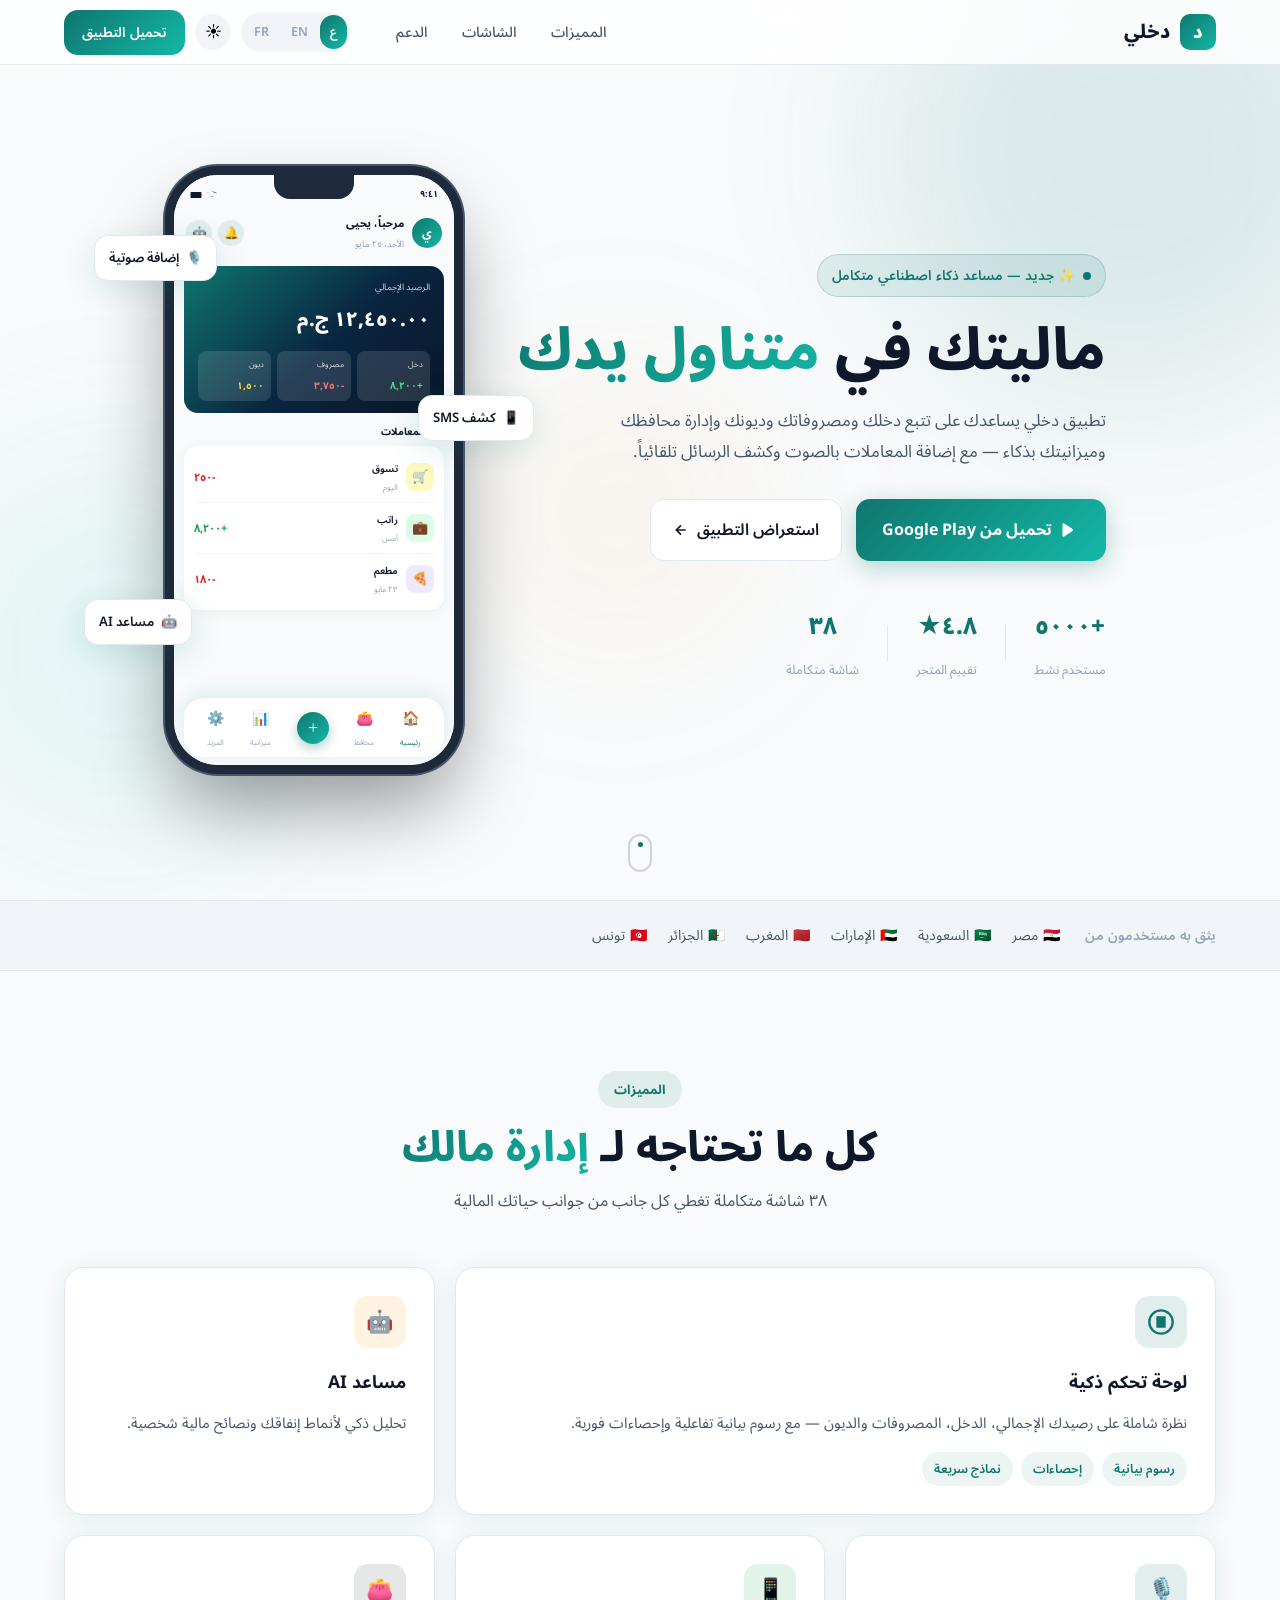
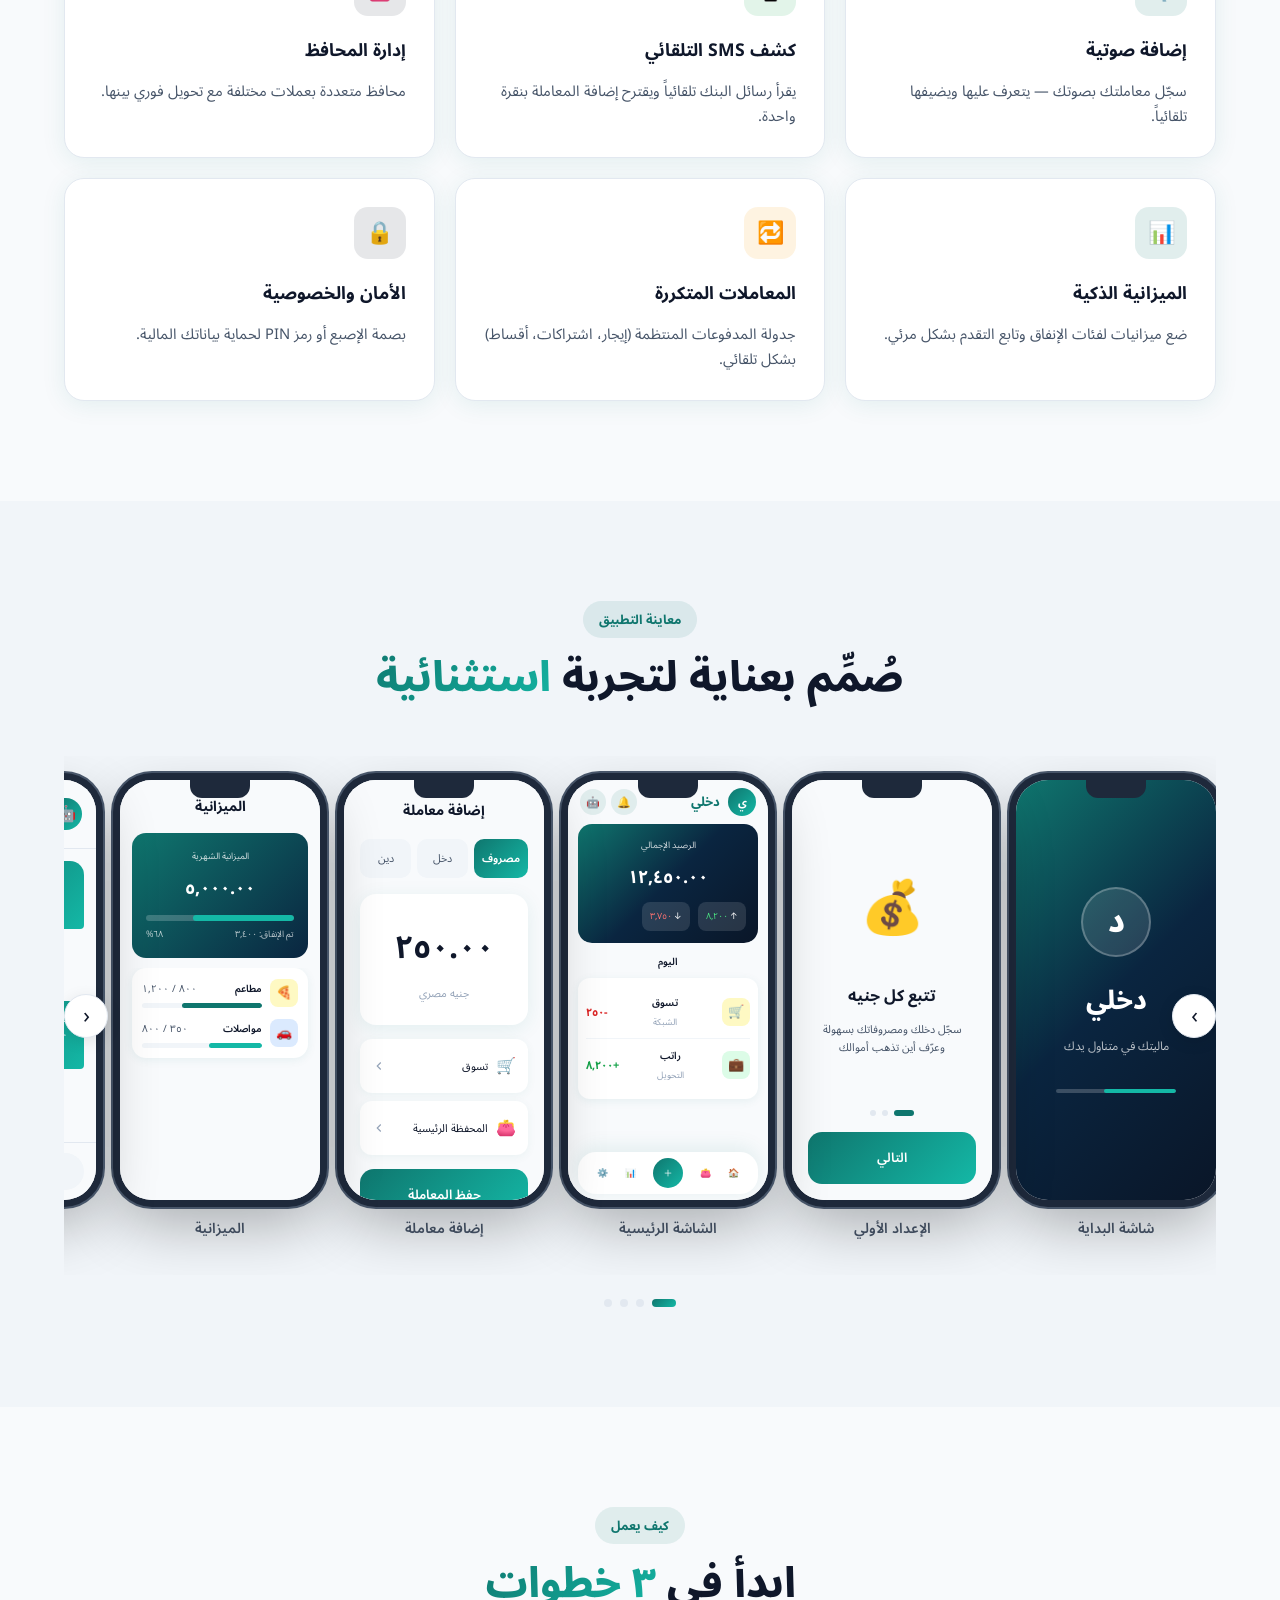
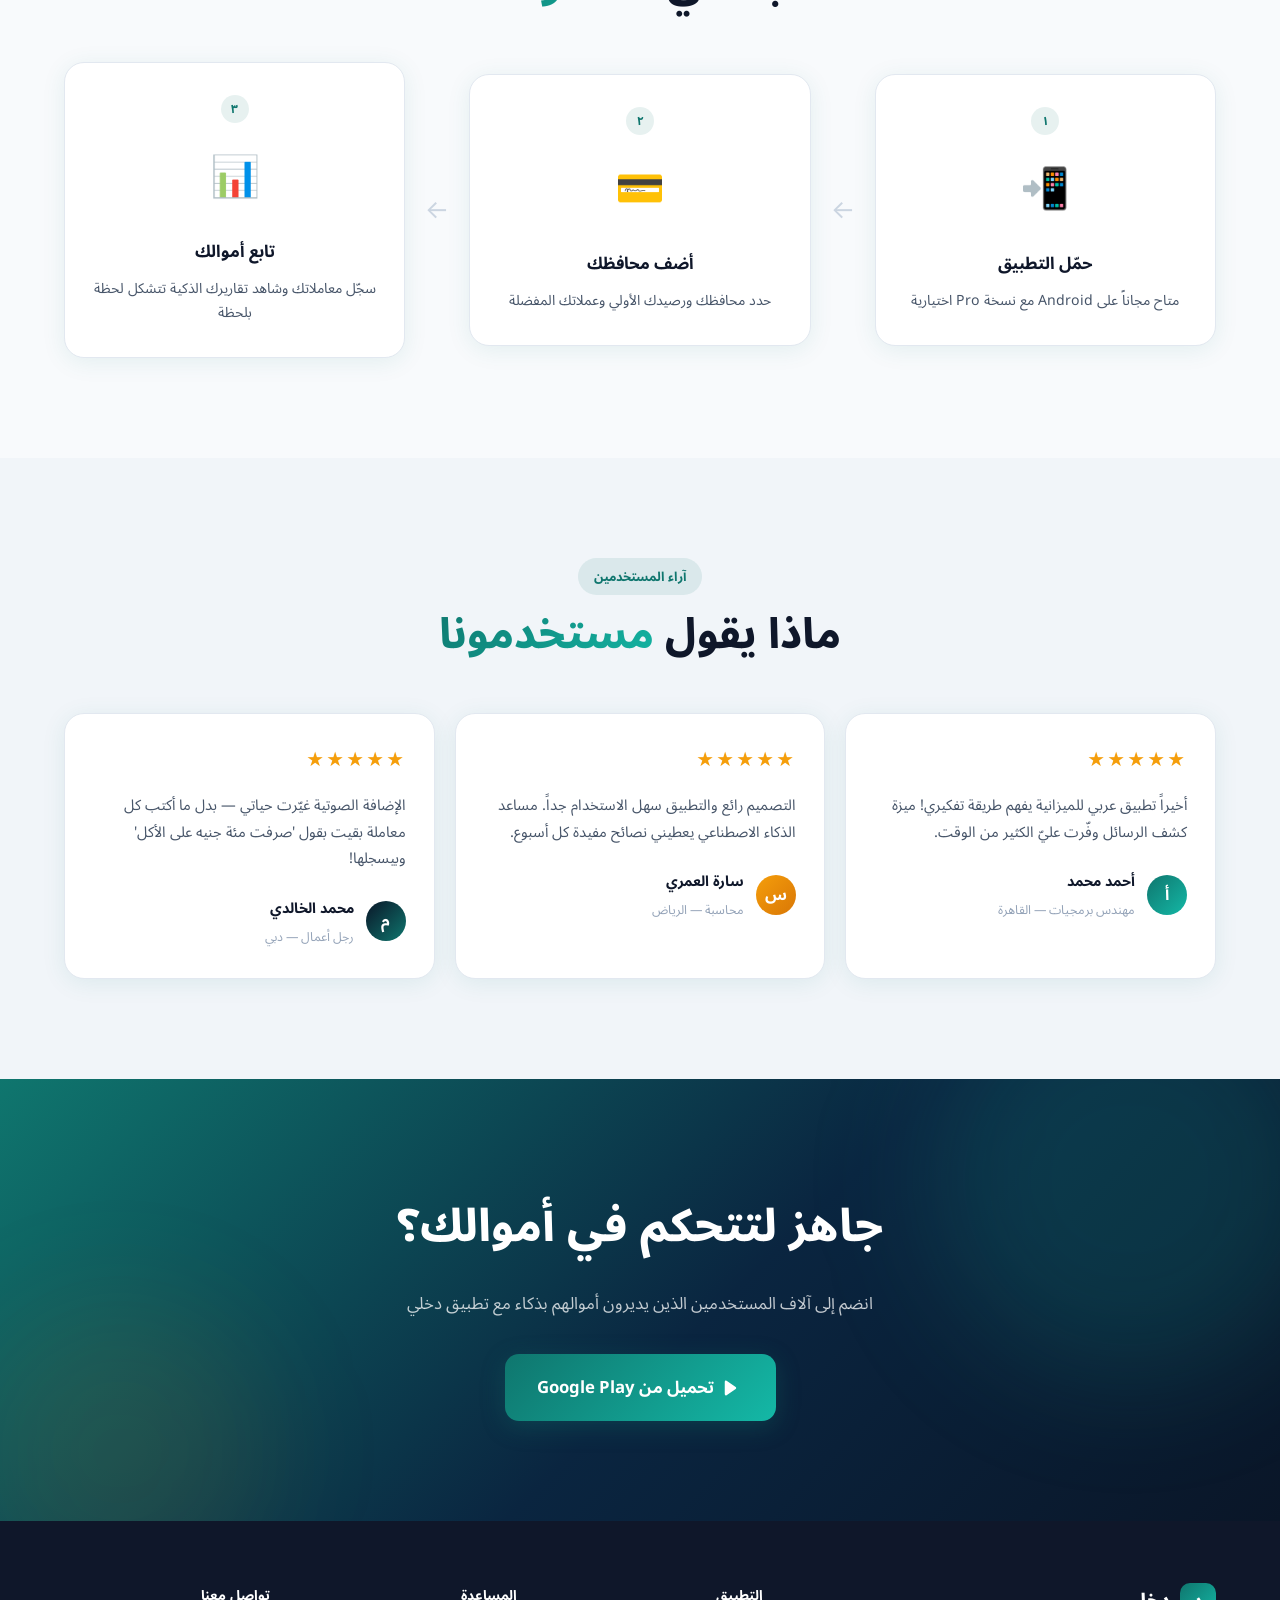
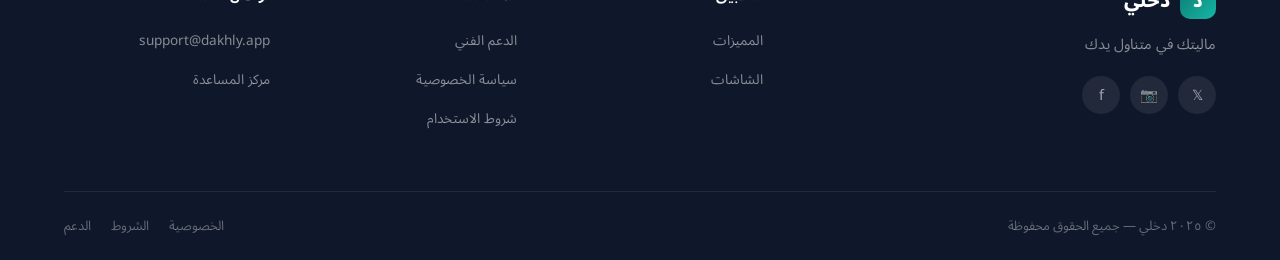
<file: index.html>
<!DOCTYPE html>
<html lang="ar" dir="rtl">
<head>
<meta charset="UTF-8"/>
<meta name="viewport" content="width=device-width, initial-scale=1.0"/>
<title>دخلي — ماليتك في متناول يدك</title>
<meta name="description" content="تطبيق دخلي لإدارة المال الشخصي — تتبع الدخل والمصروفات والديون والمحافظ والميزانية مع مساعد ذكاء اصطناعي"/>
<link rel="preconnect" href="https://fonts.googleapis.com"/>
<link rel="preconnect" href="https://fonts.gstatic.com" crossorigin/>
<link href="https://fonts.googleapis.com/css2?family=Noto+Sans+Arabic:wght@300;400;500;600;700;800&family=Inter:wght@300;400;500;600;700;800&display=swap" rel="stylesheet"/>
<link rel="stylesheet" href="style.css"/>
</head>
<body class="light" data-lang="ar">

<!-- ───── NAVBAR ───── -->
<nav class="navbar" id="navbar">
  <div class="nav-inner">
    <a href="index.html" class="nav-logo">
      <div class="logo-icon">د</div>
      <span class="logo-text" data-ar="دخلي" data-en="Dakhly" data-fr="Dakhly">دخلي</span>
    </a>
    <div class="nav-links">
      <a href="#features" data-ar="المميزات" data-en="Features" data-fr="Fonctionnalités">المميزات</a>
      <a href="#screens" data-ar="الشاشات" data-en="Screens" data-fr="Écrans">الشاشات</a>
      <a href="support.html" data-ar="الدعم" data-en="Support" data-fr="Support">الدعم</a>
    </div>
    <div class="nav-actions">
      <!-- Lang switcher -->
      <div class="lang-switcher">
        <button class="lang-btn active" data-lang-target="ar">ع</button>
        <button class="lang-btn" data-lang-target="en">EN</button>
        <button class="lang-btn" data-lang-target="fr">FR</button>
      </div>
      <!-- Dark/Light toggle -->
      <button class="theme-toggle" id="themeToggle" aria-label="Toggle theme">
        <span class="icon-sun">☀️</span>
        <span class="icon-moon">🌙</span>
      </button>
      <button class="nav-cta" data-ar="تحميل التطبيق" data-en="Download App" data-fr="Télécharger">تحميل التطبيق</button>
      <button class="hamburger" id="hamburger">
        <span></span><span></span><span></span>
      </button>
    </div>
  </div>
  <!-- Mobile menu -->
  <div class="mobile-menu" id="mobileMenu">
    <a href="#features" data-ar="المميزات" data-en="Features" data-fr="Fonctionnalités">المميزات</a>
    <a href="#screens" data-ar="الشاشات" data-en="Screens" data-fr="Écrans">الشاشات</a>
    <a href="#pricing" data-ar="الأسعار" data-en="Pricing" data-fr="Tarifs">الأسعار</a>
    <a href="support.html" data-ar="الدعم" data-en="Support" data-fr="Support">الدعم</a>
  </div>
</nav>

<!-- ───── HERO ───── -->
<section class="hero" id="hero">
  <div class="hero-bg-orb orb1"></div>
  <div class="hero-bg-orb orb2"></div>
  <div class="hero-bg-orb orb3"></div>
  <div class="container">
    <div class="hero-content">
      <div class="hero-badge animate-fade-up">
        <span class="badge-dot"></span>
        <span data-ar="✨ جديد — مساعد ذكاء اصطناعي متكامل" data-en="✨ New — Built-in AI Assistant" data-fr="✨ Nouveau — Assistant IA intégré">✨ جديد — مساعد ذكاء اصطناعي متكامل</span>
      </div>
      <h1 class="hero-title animate-fade-up delay-1">
        <span data-ar="ماليتك في" data-en="Your finances" data-fr="Vos finances">ماليتك في</span>
        <span class="gradient-text" data-ar="متناول يدك" data-en="at your fingertips" data-fr="à portée de main">متناول يدك</span>
      </h1>
      <p class="hero-desc animate-fade-up delay-2" data-ar="تطبيق دخلي يساعدك على تتبع دخلك ومصروفاتك وديونك وإدارة محافظك وميزانيتك بذكاء — مع إضافة المعاملات بالصوت وكشف الرسائل تلقائياً." data-en="Dakhly helps you track income, expenses, and debts, manage wallets and budgets intelligently — with voice transaction entry and automatic SMS detection." data-fr="Dakhly vous aide à suivre revenus, dépenses et dettes, gérer vos portefeuilles et budgets intelligemment — avec saisie vocale et détection SMS automatique.">تطبيق دخلي يساعدك على تتبع دخلك ومصروفاتك وديونك وإدارة محافظك وميزانيتك بذكاء — مع إضافة المعاملات بالصوت وكشف الرسائل تلقائياً.</p>
      <div class="hero-actions animate-fade-up delay-3">
        <a href="#" class="btn-primary">
          <svg width="20" height="20" viewBox="0 0 24 24" fill="currentColor"><path d="M3 18.5v-13A1.5 1.5 0 0 1 5.03 4.1l9.5 6.5a1.5 1.5 0 0 1 0 2.8l-9.5 6.5A1.5 1.5 0 0 1 3 18.5z"/></svg>
          <span data-ar="تحميل من Google Play" data-en="Get on Google Play" data-fr="Google Play">تحميل من Google Play</span>
        </a>
        <a href="#screens" class="btn-ghost">
          <span data-ar="استعراض التطبيق" data-en="View App" data-fr="Voir l'app">استعراض التطبيق</span>
          <svg width="16" height="16" viewBox="0 0 24 24" fill="none" stroke="currentColor" stroke-width="2.5"><path d="M5 12h14M12 5l7 7-7 7"/></svg>
        </a>
      </div>
      <div class="hero-stats animate-fade-up delay-4">
        <div class="hero-stat">
          <span class="stat-num">+٥٠٠٠</span>
          <span class="stat-lbl" data-ar="مستخدم نشط" data-en="Active Users" data-fr="Utilisateurs">مستخدم نشط</span>
        </div>
        <div class="stat-divider"></div>
        <div class="hero-stat">
          <span class="stat-num">٤.٨★</span>
          <span class="stat-lbl" data-ar="تقييم المتجر" data-en="Store Rating" data-fr="Note du store">تقييم المتجر</span>
        </div>
        <div class="stat-divider"></div>
        <div class="hero-stat">
          <span class="stat-num">٣٨</span>
          <span class="stat-lbl" data-ar="شاشة متكاملة" data-en="Complete Screens" data-fr="Écrans complets">شاشة متكاملة</span>
        </div>
      </div>
    </div>
    <!-- Phone mockup -->
    <div class="hero-phone animate-float">
      <div class="phone-shell">
        <div class="phone-notch"></div>
        <div class="phone-screen">
          <div class="mock-statusbar">
            <span>٩:٤١</span>
            <div style="display:flex;gap:4px;align-items:center;">
              <svg width="12" height="12" viewBox="0 0 24 24" fill="currentColor"><path d="M1 1l22 22M16.72 11.06A10.94 10.94 0 0 1 19 12.55M5 12.55a10.94 10.94 0 0 1 5.17-2.39M10.71 5.05A16 16 0 0 1 22.56 9M1.42 9a15.91 15.91 0 0 1 4.7-2.88M8.53 16.11a6 6 0 0 1 6.95 0M12 20h.01"/></svg>
              <svg width="12" height="12" viewBox="0 0 24 24" fill="currentColor"><rect x="1" y="6" width="22" height="12" rx="2"/><path d="M23 13v-2a4 4 0 0 0 0 2z"/></svg>
            </div>
          </div>
          <!-- Mini dashboard -->
          <div class="mock-topbar">
            <div class="mock-avatar">ي</div>
            <div>
              <div class="mock-greeting" data-ar="مرحباً، يحيى" data-en="Hi, Yahya" data-fr="Bonjour, Yahya">مرحباً، يحيى</div>
              <div class="mock-date" data-ar="الأحد، ٢٥ مايو" data-en="Sun, May 25" data-fr="Dim, 25 Mai">الأحد، ٢٥ مايو</div>
            </div>
            <div style="margin-right:auto;display:flex;gap:6px;">
              <div class="mock-icon-btn">🔔</div>
              <div class="mock-icon-btn">🤖</div>
            </div>
          </div>
          <div class="mock-hero-card">
            <div class="mock-balance-lbl" data-ar="الرصيد الإجمالي" data-en="Total Balance" data-fr="Solde total">الرصيد الإجمالي</div>
            <div class="mock-balance">١٢,٤٥٠.٠٠ ج.م</div>
            <div class="mock-chips-row">
              <div class="mock-chip green">
                <div class="mock-chip-lbl" data-ar="دخل" data-en="Income" data-fr="Revenus">دخل</div>
                <div class="mock-chip-val">+٨,٢٠٠</div>
              </div>
              <div class="mock-chip red">
                <div class="mock-chip-lbl" data-ar="مصروف" data-en="Expense" data-fr="Dépenses">مصروف</div>
                <div class="mock-chip-val">-٣,٧٥٠</div>
              </div>
              <div class="mock-chip gold">
                <div class="mock-chip-lbl" data-ar="ديون" data-en="Debts" data-fr="Dettes">ديون</div>
                <div class="mock-chip-val">١,٥٠٠</div>
              </div>
            </div>
          </div>
          <!-- TX list -->
          <div class="mock-section-title" data-ar="آخر المعاملات" data-en="Recent Transactions" data-fr="Dernières opérations">آخر المعاملات</div>
          <div class="mock-card">
            <div class="mock-tx">
              <div class="mock-tx-icon" style="background:#FEF9C3;">🛒</div>
              <div class="mock-tx-info">
                <div class="mock-tx-name" data-ar="تسوق" data-en="Shopping" data-fr="Courses">تسوق</div>
                <div class="mock-tx-date" data-ar="اليوم" data-en="Today" data-fr="Aujourd'hui">اليوم</div>
              </div>
              <div class="mock-tx-amt red">-٢٥٠</div>
            </div>
            <div class="mock-tx">
              <div class="mock-tx-icon" style="background:#DCFCE7;">💼</div>
              <div class="mock-tx-info">
                <div class="mock-tx-name" data-ar="راتب" data-en="Salary" data-fr="Salaire">راتب</div>
                <div class="mock-tx-date" data-ar="أمس" data-en="Yesterday" data-fr="Hier">أمس</div>
              </div>
              <div class="mock-tx-amt green">+٨,٢٠٠</div>
            </div>
            <div class="mock-tx" style="border-bottom:none;">
              <div class="mock-tx-icon" style="background:#EDE9FE;">🍕</div>
              <div class="mock-tx-info">
                <div class="mock-tx-name" data-ar="مطعم" data-en="Restaurant" data-fr="Restaurant">مطعم</div>
                <div class="mock-tx-date" data-ar="٢٣ مايو" data-en="May 23" data-fr="23 Mai">٢٣ مايو</div>
              </div>
              <div class="mock-tx-amt red">-١٨٠</div>
            </div>
          </div>
          <!-- Bottom nav -->
          <div class="mock-bottom-nav">
            <div class="mock-nav-item active">
              <div class="mock-nav-icon">🏠</div>
              <div class="mock-nav-lbl" data-ar="رئيسية" data-en="Home" data-fr="Accueil">رئيسية</div>
            </div>
            <div class="mock-nav-item">
              <div class="mock-nav-icon">👛</div>
              <div class="mock-nav-lbl" data-ar="محافظ" data-en="Wallets" data-fr="Portefeuilles">محافظ</div>
            </div>
            <div class="mock-fab">+</div>
            <div class="mock-nav-item">
              <div class="mock-nav-icon">📊</div>
              <div class="mock-nav-lbl" data-ar="ميزانية" data-en="Budget" data-fr="Budget">ميزانية</div>
            </div>
            <div class="mock-nav-item">
              <div class="mock-nav-icon">⚙️</div>
              <div class="mock-nav-lbl" data-ar="المزيد" data-en="More" data-fr="Plus">المزيد</div>
            </div>
          </div>
        </div>
      </div>
      <!-- Floating cards -->
      <div class="float-card float-card-1 animate-float-2">
        <span>🎙️</span>
        <span data-ar="إضافة صوتية" data-en="Voice Add" data-fr="Ajout vocal">إضافة صوتية</span>
      </div>
      <div class="float-card float-card-2 animate-float-3">
        <span>🤖</span>
        <span data-ar="مساعد AI" data-en="AI Assistant" data-fr="Assistant IA">مساعد AI</span>
      </div>
      <div class="float-card float-card-3 animate-float-2">
        <span>📱</span>
        <span data-ar="كشف SMS" data-en="SMS Detect" data-fr="Détect SMS">كشف SMS</span>
      </div>
    </div>
  </div>
  <!-- Scroll indicator -->
  <div class="scroll-indicator">
    <div class="scroll-dot"></div>
  </div>
</section>

<!-- ───── TRUSTED BY ───── -->
<section class="trust-bar">
  <div class="container">
    <p class="trust-lbl" data-ar="يثق به مستخدمون من" data-en="Trusted by users in" data-fr="Utilisé dans">يثق به مستخدمون من</p>
    <div class="trust-flags">
      <span>🇪🇬 <span data-ar="مصر" data-en="Egypt" data-fr="Égypte">مصر</span></span>
      <span>🇸🇦 <span data-ar="السعودية" data-en="Saudi Arabia" data-fr="Arabie Saoudite">السعودية</span></span>
      <span>🇦🇪 <span data-ar="الإمارات" data-en="UAE" data-fr="Émirats">الإمارات</span></span>
      <span>🇲🇦 <span data-ar="المغرب" data-en="Morocco" data-fr="Maroc">المغرب</span></span>
      <span>🇩🇿 <span data-ar="الجزائر" data-en="Algeria" data-fr="Algérie">الجزائر</span></span>
      <span>🇹🇳 <span data-ar="تونس" data-en="Tunisia" data-fr="Tunisie">تونس</span></span>
    </div>
  </div>
</section>

<!-- ───── FEATURES ───── -->
<section class="features" id="features">
  <div class="container">
    <div class="section-header">
      <div class="section-badge" data-ar="المميزات" data-en="Features" data-fr="Fonctionnalités">المميزات</div>
      <h2 class="section-title">
        <span data-ar="كل ما تحتاجه لـ" data-en="Everything you need to" data-fr="Tout ce qu'il vous faut pour">كل ما تحتاجه لـ</span>
        <span class="gradient-text" data-ar="إدارة مالك" data-en="manage your money" data-fr="gérer votre argent">إدارة مالك</span>
      </h2>
      <p class="section-desc" data-ar="٣٨ شاشة متكاملة تغطي كل جانب من جوانب حياتك المالية" data-en="38 complete screens covering every aspect of your financial life" data-fr="38 écrans complets couvrant chaque aspect de votre vie financière">٣٨ شاشة متكاملة تغطي كل جانب من جوانب حياتك المالية</p>
    </div>
    <div class="features-grid">

      <div class="feature-card feat-large animate-on-scroll">
        <div class="feat-icon-wrap teal">
          <svg width="28" height="28" viewBox="0 0 24 24" fill="none" stroke="currentColor" stroke-width="2"><path d="M12 2C6.48 2 2 6.48 2 12s4.48 10 10 10 10-4.48 10-10S17.52 2 12 2zm-1 14H9V8h2v8zm4 0h-2V8h2v8z"/></svg>
        </div>
        <h3 data-ar="لوحة تحكم ذكية" data-en="Smart Dashboard" data-fr="Tableau de bord intelligent">لوحة تحكم ذكية</h3>
        <p data-ar="نظرة شاملة على رصيدك الإجمالي، الدخل، المصروفات والديون — مع رسوم بيانية تفاعلية وإحصاءات فورية." data-en="A comprehensive view of your total balance, income, expenses and debts — with interactive charts and instant stats." data-fr="Vue complète de votre solde, revenus, dépenses et dettes — avec graphiques interactifs et statistiques instantanées.">نظرة شاملة على رصيدك الإجمالي، الدخل، المصروفات والديون — مع رسوم بيانية تفاعلية وإحصاءات فورية.</p>
        <div class="feat-tags">
          <span data-ar="رسوم بيانية" data-en="Charts" data-fr="Graphiques">رسوم بيانية</span>
          <span data-ar="إحصاءات" data-en="Statistics" data-fr="Statistiques">إحصاءات</span>
          <span data-ar="نماذج سريعة" data-en="Quick Templates" data-fr="Modèles rapides">نماذج سريعة</span>
        </div>
      </div>

      <div class="feature-card animate-on-scroll delay-1">
        <div class="feat-icon-wrap gold">🤖</div>
        <h3 data-ar="مساعد AI" data-en="AI Assistant" data-fr="Assistant IA">مساعد AI</h3>
        <p data-ar="تحليل ذكي لأنماط إنفاقك ونصائح مالية شخصية." data-en="Smart analysis of your spending patterns and personalized financial tips." data-fr="Analyse intelligente de vos habitudes et conseils financiers personnalisés.">تحليل ذكي لأنماط إنفاقك ونصائح مالية شخصية.</p>
      </div>

      <div class="feature-card animate-on-scroll delay-2">
        <div class="feat-icon-wrap teal">🎙️</div>
        <h3 data-ar="إضافة صوتية" data-en="Voice Add" data-fr="Ajout vocal">إضافة صوتية</h3>
        <p data-ar="سجّل معاملتك بصوتك — يتعرف عليها ويضيفها تلقائياً." data-en="Record your transaction by voice — recognized and added automatically." data-fr="Enregistrez votre transaction vocalement — reconnue et ajoutée automatiquement.">سجّل معاملتك بصوتك — يتعرف عليها ويضيفها تلقائياً.</p>
      </div>

      <div class="feature-card animate-on-scroll delay-1">
        <div class="feat-icon-wrap green">📱</div>
        <h3 data-ar="كشف SMS التلقائي" data-en="Auto SMS Detection" data-fr="Détection SMS auto">كشف SMS التلقائي</h3>
        <p data-ar="يقرأ رسائل البنك تلقائياً ويقترح إضافة المعاملة بنقرة واحدة." data-en="Automatically reads bank SMS and suggests adding transactions with one tap." data-fr="Lit automatiquement les SMS bancaires et suggère l'ajout en un clic.">يقرأ رسائل البنك تلقائياً ويقترح إضافة المعاملة بنقرة واحدة.</p>
      </div>

      <div class="feature-card animate-on-scroll delay-2">
        <div class="feat-icon-wrap navy">👛</div>
        <h3 data-ar="إدارة المحافظ" data-en="Wallet Management" data-fr="Gestion des portefeuilles">إدارة المحافظ</h3>
        <p data-ar="محافظ متعددة بعملات مختلفة مع تحويل فوري بينها." data-en="Multiple wallets with different currencies and instant transfers between them." data-fr="Portefeuilles multiples en différentes devises avec transferts instantanés.">محافظ متعددة بعملات مختلفة مع تحويل فوري بينها.</p>
      </div>

      <div class="feature-card animate-on-scroll">
        <div class="feat-icon-wrap teal">📊</div>
        <h3 data-ar="الميزانية الذكية" data-en="Smart Budget" data-fr="Budget intelligent">الميزانية الذكية</h3>
        <p data-ar="ضع ميزانيات لفئات الإنفاق وتابع التقدم بشكل مرئي." data-en="Set budgets for spending categories and track progress visually." data-fr="Définissez des budgets par catégorie et suivez visuellement vos progrès.">ضع ميزانيات لفئات الإنفاق وتابع التقدم بشكل مرئي.</p>
      </div>

      <div class="feature-card animate-on-scroll delay-1">
        <div class="feat-icon-wrap gold">🔁</div>
        <h3 data-ar="المعاملات المتكررة" data-en="Recurring Transactions" data-fr="Transactions récurrentes">المعاملات المتكررة</h3>
        <p data-ar="جدولة المدفوعات المنتظمة (إيجار، اشتراكات، أقساط) بشكل تلقائي." data-en="Schedule regular payments (rent, subscriptions, installments) automatically." data-fr="Planifiez les paiements réguliers (loyer, abonnements, mensualités) automatiquement.">جدولة المدفوعات المنتظمة (إيجار، اشتراكات، أقساط) بشكل تلقائي.</p>
      </div>

      <div class="feature-card animate-on-scroll delay-2">
        <div class="feat-icon-wrap navy">🔒</div>
        <h3 data-ar="الأمان والخصوصية" data-en="Security & Privacy" data-fr="Sécurité et confidentialité">الأمان والخصوصية</h3>
        <p data-ar="بصمة الإصبع أو رمز PIN لحماية بياناتك المالية." data-en="Fingerprint or PIN to protect your financial data." data-fr="Empreinte digitale ou PIN pour protéger vos données financières.">بصمة الإصبع أو رمز PIN لحماية بياناتك المالية.</p>
      </div>

    </div>
  </div>
</section>

<!-- ───── SCREENS CAROUSEL ───── -->
<section class="screens-section" id="screens">
  <div class="container">
    <div class="section-header">
      <div class="section-badge" data-ar="معاينة التطبيق" data-en="App Preview" data-fr="Aperçu de l'app">معاينة التطبيق</div>
      <h2 class="section-title">
        <span data-ar="صُمِّم بعناية لتجربة" data-en="Crafted for an" data-fr="Conçu pour une">صُمِّم بعناية لتجربة</span>
        <span class="gradient-text" data-ar="استثنائية" data-en="exceptional experience" data-fr="expérience exceptionnelle">استثنائية</span>
      </h2>
    </div>
    <div class="screens-track-wrap">
      <div class="screens-track" id="screensTrack">
        <!-- Screen 1 -->
        <div class="screen-card">
          <div class="screen-phone">
            <div class="sp-notch"></div>
            <div style="background:linear-gradient(135deg,#0F766E,#0a2540,#0A1628);height:100%;display:flex;flex-direction:column;align-items:center;justify-content:center;padding:30px 20px;">
              <div style="width:70px;height:70px;border-radius:50%;background:rgba(255,255,255,.12);border:2px solid rgba(255,255,255,.25);display:flex;align-items:center;justify-content:center;font-size:32px;font-weight:800;color:white;margin-bottom:16px;">د</div>
              <div style="font-size:26px;font-weight:800;color:white;margin-bottom:6px;" data-ar="دخلي" data-en="Dakhly" data-fr="Dakhly">دخلي</div>
              <div style="font-size:12px;color:rgba(255,255,255,.7);text-align:center;" data-ar="ماليتك في متناول يدك" data-en="Your finances at your fingertips" data-fr="Vos finances à portée de main">ماليتك في متناول يدك</div>
              <div style="margin-top:30px;width:120px;height:4px;background:rgba(255,255,255,.2);border-radius:2px;overflow:hidden;">
                <div style="width:60%;height:100%;background:#14B8A6;border-radius:2px;animation:loadbar 2s ease-in-out infinite;"></div>
              </div>
            </div>
          </div>
          <p class="screen-label" data-ar="شاشة البداية" data-en="Splash Screen" data-fr="Écran de démarrage">شاشة البداية</p>
        </div>

        <!-- Screen 2: Onboarding -->
        <div class="screen-card">
          <div class="screen-phone">
            <div class="sp-notch"></div>
            <div style="background:var(--pb);height:100%;display:flex;flex-direction:column;padding:20px 16px 16px;">
              <div style="flex:1;display:flex;flex-direction:column;align-items:center;justify-content:center;text-align:center;">
                <div style="font-size:52px;margin-bottom:16px;">💰</div>
                <div style="font-size:16px;font-weight:700;color:var(--pt1);margin-bottom:8px;" data-ar="تتبع كل جنيه" data-en="Track Every Penny" data-fr="Suivez chaque centime">تتبع كل جنيه</div>
                <div style="font-size:11px;color:var(--pt2);line-height:1.6;padding:0 8px;" data-ar="سجّل دخلك ومصروفاتك بسهولة وعرّف أين تذهب أموالك" data-en="Easily record income and expenses and know where your money goes" data-fr="Enregistrez facilement revenus et dépenses">سجّل دخلك ومصروفاتك بسهولة وعرّف أين تذهب أموالك</div>
              </div>
              <div style="display:flex;gap:6px;justify-content:center;margin-bottom:16px;">
                <div style="width:20px;height:6px;border-radius:3px;background:#0F766E;"></div>
                <div style="width:6px;height:6px;border-radius:3px;background:var(--pbr2);"></div>
                <div style="width:6px;height:6px;border-radius:3px;background:var(--pbr2);"></div>
              </div>
              <div style="background:linear-gradient(135deg,#0F766E,#14B8A6);border-radius:14px;padding:12px;text-align:center;color:white;font-size:13px;font-weight:600;" data-ar="التالي" data-en="Next" data-fr="Suivant">التالي</div>
            </div>
          </div>
          <p class="screen-label" data-ar="الإعداد الأولي" data-en="Onboarding" data-fr="Initiation">الإعداد الأولي</p>
        </div>

        <!-- Screen 3: Dashboard -->
        <div class="screen-card">
          <div class="screen-phone">
            <div class="sp-notch"></div>
            <div style="background:var(--pb);height:100%;display:flex;flex-direction:column;overflow:hidden;">
              <div style="padding:8px 12px 0;display:flex;align-items:center;gap:8px;">
                <div style="width:28px;height:28px;border-radius:50%;background:linear-gradient(135deg,#0F766E,#14B8A6);display:flex;align-items:center;justify-content:center;color:white;font-size:11px;font-weight:700;">ي</div>
                <span style="font-size:13px;font-weight:700;color:#0F766E;" data-ar="دخلي" data-en="Dakhly" data-fr="Dakhly">دخلي</span>
                <div style="margin-right:auto;display:flex;gap:5px;">
                  <div style="width:26px;height:26px;border-radius:50%;background:rgba(15,118,110,.1);display:flex;align-items:center;justify-content:center;font-size:11px;">🔔</div>
                  <div style="width:26px;height:26px;border-radius:50%;background:rgba(15,118,110,.1);display:flex;align-items:center;justify-content:center;font-size:11px;">🤖</div>
                </div>
              </div>
              <div style="margin:8px 10px 0;background:linear-gradient(135deg,#0F766E,#0a2540,#0A1628);border-radius:14px;padding:12px;color:white;">
                <div style="font-size:9px;opacity:.8;" data-ar="الرصيد الإجمالي" data-en="Total Balance" data-fr="Solde total">الرصيد الإجمالي</div>
                <div style="font-size:18px;font-weight:700;margin:3px 0;">١٢,٤٥٠.٠٠</div>
                <div style="display:flex;gap:8px;margin-top:6px;">
                  <div style="background:rgba(255,255,255,.12);border-radius:8px;padding:5px 8px;font-size:9px;">↑ <span style="color:#4ade80;">٨,٢٠٠</span></div>
                  <div style="background:rgba(255,255,255,.12);border-radius:8px;padding:5px 8px;font-size:9px;">↓ <span style="color:#f87171;">٣,٧٥٠</span></div>
                </div>
              </div>
              <div style="flex:1;padding:8px 10px 0;overflow:hidden;">
                <div style="font-size:10px;font-weight:600;color:var(--pt1);margin-bottom:6px;" data-ar="اليوم" data-en="Today" data-fr="Aujourd'hui">اليوم</div>
                <div style="background:var(--ps);border-radius:12px;box-shadow:0 2px 10px rgba(15,118,110,.08);padding:8px;">
                  <div style="display:flex;align-items:center;gap:8px;padding:6px 0;border-bottom:1px solid var(--pbr);">
                    <div style="width:28px;height:28px;border-radius:8px;background:#FEF9C3;display:flex;align-items:center;justify-content:center;font-size:13px;">🛒</div>
                    <div style="flex:1;"><div style="font-size:10px;font-weight:600;color:var(--pt1);" data-ar="تسوق" data-en="Shopping" data-fr="Courses">تسوق</div><div style="font-size:9px;color:#94A3B8;">الشبكة</div></div>
                    <div style="font-size:11px;font-weight:700;color:#DC2626;">-٢٥٠</div>
                  </div>
                  <div style="display:flex;align-items:center;gap:8px;padding:6px 0;">
                    <div style="width:28px;height:28px;border-radius:8px;background:#DCFCE7;display:flex;align-items:center;justify-content:center;font-size:13px;">💼</div>
                    <div style="flex:1;"><div style="font-size:10px;font-weight:600;color:var(--pt1);" data-ar="راتب" data-en="Salary" data-fr="Salaire">راتب</div><div style="font-size:9px;color:#94A3B8;" data-ar="التحويل" data-en="Transfer" data-fr="Virement">التحويل</div></div>
                    <div style="font-size:11px;font-weight:700;color:#16A34A;">+٨,٢٠٠</div>
                  </div>
                </div>
              </div>
              <div style="margin:6px 10px;background:var(--ps);border-radius:18px;padding:6px 10px;box-shadow:0 -4px 20px rgba(15,118,110,.1);display:flex;align-items:center;justify-content:space-around;">
                <div style="text-align:center;font-size:9px;color:#0F766E;">🏠</div>
                <div style="text-align:center;font-size:9px;color:#94A3B8;">👛</div>
                <div style="width:30px;height:30px;border-radius:50%;background:linear-gradient(135deg,#0F766E,#14B8A6);display:flex;align-items:center;justify-content:center;color:white;font-size:14px;font-weight:300;">+</div>
                <div style="text-align:center;font-size:9px;color:#94A3B8;">📊</div>
                <div style="text-align:center;font-size:9px;color:#94A3B8;">⚙️</div>
              </div>
            </div>
          </div>
          <p class="screen-label" data-ar="الشاشة الرئيسية" data-en="Dashboard" data-fr="Tableau de bord">الشاشة الرئيسية</p>
        </div>

        <!-- Screen 4: Add Transaction -->
        <div class="screen-card">
          <div class="screen-phone">
            <div class="sp-notch"></div>
            <div style="background:var(--pb);height:100%;display:flex;flex-direction:column;padding:16px;">
              <div style="font-size:14px;font-weight:700;color:var(--pt1);margin-bottom:14px;text-align:center;" data-ar="إضافة معاملة" data-en="Add Transaction" data-fr="Ajouter une opération">إضافة معاملة</div>
              <div style="display:flex;gap:6px;margin-bottom:16px;">
                <div style="flex:1;background:linear-gradient(135deg,#0F766E,#14B8A6);border-radius:10px;padding:8px;text-align:center;color:white;font-size:11px;font-weight:600;" data-ar="مصروف" data-en="Expense" data-fr="Dépense">مصروف</div>
                <div style="flex:1;background:var(--ps2);border-radius:10px;padding:8px;text-align:center;color:var(--pt2);font-size:11px;" data-ar="دخل" data-en="Income" data-fr="Revenu">دخل</div>
                <div style="flex:1;background:var(--ps2);border-radius:10px;padding:8px;text-align:center;color:var(--pt2);font-size:11px;" data-ar="دين" data-en="Debt" data-fr="Dette">دين</div>
              </div>
              <div style="background:var(--ps);border-radius:16px;box-shadow:0 4px 20px rgba(15,118,110,.09);padding:20px;text-align:center;margin-bottom:14px;">
                <div style="font-size:32px;font-weight:700;color:var(--pt1);">٢٥٠.٠٠</div>
                <div style="font-size:11px;color:#94A3B8;" data-ar="جنيه مصري" data-en="Egyptian Pound" data-fr="Livre égyptienne">جنيه مصري</div>
              </div>
              <div style="background:var(--ps);border-radius:12px;box-shadow:0 2px 10px rgba(15,118,110,.06);padding:10px 12px;margin-bottom:8px;display:flex;align-items:center;gap:8px;">
                <span style="font-size:16px;">🛒</span>
                <span style="font-size:11px;color:var(--pt1);" data-ar="تسوق" data-en="Shopping" data-fr="Courses">تسوق</span>
                <svg width="14" height="14" viewBox="0 0 24 24" fill="none" stroke="#94A3B8" stroke-width="2" style="margin-right:auto;transform:rotate(180deg);"><path d="M9 18l6-6-6-6"/></svg>
              </div>
              <div style="background:var(--ps);border-radius:12px;box-shadow:0 2px 10px rgba(15,118,110,.06);padding:10px 12px;margin-bottom:14px;display:flex;align-items:center;gap:8px;">
                <span style="font-size:16px;">👛</span>
                <span style="font-size:11px;color:var(--pt1);" data-ar="المحفظة الرئيسية" data-en="Main Wallet" data-fr="Portefeuille principal">المحفظة الرئيسية</span>
                <svg width="14" height="14" viewBox="0 0 24 24" fill="none" stroke="#94A3B8" stroke-width="2" style="margin-right:auto;transform:rotate(180deg);"><path d="M9 18l6-6-6-6"/></svg>
              </div>
              <div style="background:linear-gradient(135deg,#0F766E,#14B8A6);border-radius:14px;padding:12px;text-align:center;color:white;font-size:13px;font-weight:600;margin-top:auto;" data-ar="حفظ المعاملة" data-en="Save Transaction" data-fr="Enregistrer">حفظ المعاملة</div>
            </div>
          </div>
          <p class="screen-label" data-ar="إضافة معاملة" data-en="Add Transaction" data-fr="Ajouter">إضافة معاملة</p>
        </div>

        <!-- Screen 5: Budget -->
        <div class="screen-card">
          <div class="screen-phone">
            <div class="sp-notch"></div>
            <div style="background:var(--pb);height:100%;display:flex;flex-direction:column;overflow:hidden;">
              <div style="padding:12px 14px;font-size:14px;font-weight:700;color:var(--pt1);" data-ar="الميزانية" data-en="Budget" data-fr="Budget">الميزانية</div>
              <div style="margin:0 12px;background:linear-gradient(135deg,#0F766E,#0a2540);border-radius:14px;padding:14px;color:white;margin-bottom:10px;">
                <div style="font-size:9px;opacity:.8;" data-ar="الميزانية الشهرية" data-en="Monthly Budget" data-fr="Budget mensuel">الميزانية الشهرية</div>
                <div style="font-size:18px;font-weight:700;margin:3px 0;">٥,٠٠٠.٠٠</div>
                <div style="background:rgba(255,255,255,.2);border-radius:4px;height:6px;margin-top:8px;overflow:hidden;">
                  <div style="width:68%;height:100%;background:#14B8A6;border-radius:4px;"></div>
                </div>
                <div style="display:flex;justify-content:space-between;margin-top:4px;">
                  <span style="font-size:9px;opacity:.7;" data-ar="تم الإنفاق: ٣,٤٠٠" data-en="Spent: 3,400" data-fr="Dépensé: 3 400">تم الإنفاق: ٣,٤٠٠</span>
                  <span style="font-size:9px;opacity:.7;">٦٨%</span>
                </div>
              </div>
              <div style="flex:1;overflow:hidden;padding:0 12px;">
                <div style="background:var(--ps);border-radius:14px;box-shadow:0 2px 10px rgba(15,118,110,.08);padding:10px;">
                  <div style="display:flex;align-items:center;gap:8px;margin-bottom:10px;">
                    <div style="width:28px;height:28px;border-radius:8px;background:#FEF9C3;display:flex;align-items:center;justify-content:center;font-size:13px;">🍕</div>
                    <div style="flex:1;">
                      <div style="display:flex;justify-content:space-between;margin-bottom:4px;">
                        <span style="font-size:10px;font-weight:600;color:var(--pt1);" data-ar="مطاعم" data-en="Restaurants" data-fr="Restaurants">مطاعم</span>
                        <span style="font-size:10px;color:var(--pt2);">٨٠٠ / ١,٢٠٠</span>
                      </div>
                      <div style="background:var(--pbr);border-radius:3px;height:5px;overflow:hidden;">
                        <div style="width:67%;height:100%;background:#0F766E;border-radius:3px;"></div>
                      </div>
                    </div>
                  </div>
                  <div style="display:flex;align-items:center;gap:8px;">
                    <div style="width:28px;height:28px;border-radius:8px;background:#DBEAFE;display:flex;align-items:center;justify-content:center;font-size:13px;">🚗</div>
                    <div style="flex:1;">
                      <div style="display:flex;justify-content:space-between;margin-bottom:4px;">
                        <span style="font-size:10px;font-weight:600;color:var(--pt1);" data-ar="مواصلات" data-en="Transport" data-fr="Transport">مواصلات</span>
                        <span style="font-size:10px;color:var(--pt2);">٣٥٠ / ٨٠٠</span>
                      </div>
                      <div style="background:var(--pbr);border-radius:3px;height:5px;overflow:hidden;">
                        <div style="width:44%;height:100%;background:#14B8A6;border-radius:3px;"></div>
                      </div>
                    </div>
                  </div>
                </div>
              </div>
            </div>
          </div>
          <p class="screen-label" data-ar="الميزانية" data-en="Budget" data-fr="Budget">الميزانية</p>
        </div>

        <!-- Screen 6: AI -->
        <div class="screen-card">
          <div class="screen-phone">
            <div class="sp-notch"></div>
            <div style="background:var(--pb);height:100%;display:flex;flex-direction:column;">
              <div style="padding:12px 14px;display:flex;align-items:center;gap:8px;border-bottom:1px solid var(--pbr2);">
                <div style="width:32px;height:32px;border-radius:50%;background:linear-gradient(135deg,#0F766E,#14B8A6);display:flex;align-items:center;justify-content:center;font-size:16px;">🤖</div>
                <div>
                  <div style="font-size:12px;font-weight:700;color:var(--pt1);" data-ar="مساعد دخلي" data-en="Dakhly AI" data-fr="IA Dakhly">مساعد دخلي</div>
                  <div style="font-size:9px;color:#16A34A;" data-ar="متصل الآن" data-en="Online" data-fr="En ligne">متصل الآن</div>
                </div>
              </div>
              <div style="flex:1;padding:12px;display:flex;flex-direction:column;gap:10px;overflow:hidden;">
                <div style="background:linear-gradient(135deg,#0F766E,#14B8A6);border-radius:14px 14px 4px 14px;padding:10px 12px;color:white;font-size:10px;line-height:1.6;align-self:flex-start;max-width:80%;" data-ar="مرحباً! أنا مساعدك المالي الذكي. كيف يمكنني مساعدتك اليوم؟" data-en="Hello! I'm your smart financial assistant. How can I help you today?" data-fr="Bonjour! Je suis votre assistant financier. Comment puis-je vous aider?">مرحباً! أنا مساعدك المالي الذكي. كيف يمكنني مساعدتك اليوم؟</div>
                <div style="background:var(--ps);border-radius:14px 14px 14px 4px;padding:10px 12px;color:var(--pt1);font-size:10px;line-height:1.6;align-self:flex-end;max-width:80%;box-shadow:0 2px 8px rgba(15,118,110,.08);" data-ar="ما هي أكثر فئة أنفق عليها هذا الشهر؟" data-en="What category do I spend the most on this month?" data-fr="Quelle catégorie dépensé-je le plus ce mois?">ما هي أكثر فئة أنفق عليها هذا الشهر؟</div>
                <div style="background:linear-gradient(135deg,#0F766E,#14B8A6);border-radius:14px 14px 4px 14px;padding:10px 12px;color:white;font-size:10px;line-height:1.6;align-self:flex-start;max-width:80%;" data-ar="أكثر فئة إنفاق هي المطاعم بـ ٨٠٠ جنيه، تليها المواصلات بـ ٣٥٠ جنيه." data-en="Your top spending is Restaurants at 800 EGP, followed by Transport at 350 EGP." data-fr="Votre dépense principale est la restauration à 800 EGP, suivie du transport à 350 EGP.">أكثر فئة إنفاق هي المطاعم بـ ٨٠٠ جنيه، تليها المواصلات بـ ٣٥٠ جنيه.</div>
              </div>
              <div style="padding:10px 12px;display:flex;gap:8px;align-items:center;border-top:1px solid var(--pbr2);">
                <div style="flex:1;background:var(--ps2);border-radius:20px;padding:8px 12px;font-size:10px;color:#94A3B8;" data-ar="اسألني أي شيء..." data-en="Ask me anything..." data-fr="Posez-moi une question...">اسألني أي شيء...</div>
                <div style="width:30px;height:30px;border-radius:50%;background:linear-gradient(135deg,#0F766E,#14B8A6);display:flex;align-items:center;justify-content:center;color:white;font-size:12px;">↑</div>
              </div>
            </div>
          </div>
          <p class="screen-label" data-ar="مساعد AI" data-en="AI Assistant" data-fr="Assistant IA">مساعد AI</p>
        </div>
      </div>
      <button class="track-btn track-prev" id="trackPrev">‹</button>
      <button class="track-btn track-next" id="trackNext">›</button>
    </div>
    <div class="screens-dots" id="screensDots"></div>
  </div>
</section>

<!-- ───── HOW IT WORKS ───── -->
<section class="how-works">
  <div class="container">
    <div class="section-header">
      <div class="section-badge" data-ar="كيف يعمل" data-en="How It Works" data-fr="Comment ça marche">كيف يعمل</div>
      <h2 class="section-title">
        <span data-ar="ابدأ في" data-en="Start in" data-fr="Commencez en">ابدأ في</span>
        <span class="gradient-text" data-ar="٣ خطوات" data-en="3 steps" data-fr="3 étapes">٣ خطوات</span>
      </h2>
    </div>
    <div class="steps-row">
      <div class="step-card animate-on-scroll">
        <div class="step-num">١</div>
        <div class="step-icon">📲</div>
        <h3 data-ar="حمّل التطبيق" data-en="Download the App" data-fr="Téléchargez l'app">حمّل التطبيق</h3>
        <p data-ar="متاح مجاناً على Android مع نسخة Pro اختيارية" data-en="Free on Android with optional Pro version" data-fr="Gratuit sur Android avec version Pro optionnelle">متاح مجاناً على Android مع نسخة Pro اختيارية</p>
      </div>
      <div class="step-arrow">→</div>
      <div class="step-card animate-on-scroll delay-1">
        <div class="step-num">٢</div>
        <div class="step-icon">💳</div>
        <h3 data-ar="أضف محافظك" data-en="Add Your Wallets" data-fr="Ajoutez vos portefeuilles">أضف محافظك</h3>
        <p data-ar="حدد محافظك ورصيدك الأولي وعملاتك المفضلة" data-en="Set up your wallets, opening balance and preferred currencies" data-fr="Configurez portefeuilles, solde initial et devises">حدد محافظك ورصيدك الأولي وعملاتك المفضلة</p>
      </div>
      <div class="step-arrow">→</div>
      <div class="step-card animate-on-scroll delay-2">
        <div class="step-num">٣</div>
        <div class="step-icon">📊</div>
        <h3 data-ar="تابع أموالك" data-en="Track Your Money" data-fr="Suivez votre argent">تابع أموالك</h3>
        <p data-ar="سجّل معاملاتك وشاهد تقاريرك الذكية تتشكل لحظة بلحظة" data-en="Log transactions and watch smart reports build in real time" data-fr="Enregistrez vos transactions et regardez les rapports se former">سجّل معاملاتك وشاهد تقاريرك الذكية تتشكل لحظة بلحظة</p>
      </div>
    </div>
  </div>
</section>

<!-- ───── TESTIMONIALS ───── -->
<section class="testimonials">
  <div class="container">
    <div class="section-header">
      <div class="section-badge" data-ar="آراء المستخدمين" data-en="User Reviews" data-fr="Avis des utilisateurs">آراء المستخدمين</div>
      <h2 class="section-title">
        <span data-ar="ماذا يقول" data-en="What our" data-fr="Ce que disent">ماذا يقول</span>
        <span class="gradient-text" data-ar="مستخدمونا" data-en="users say" data-fr="nos utilisateurs">مستخدمونا</span>
      </h2>
    </div>
    <div class="testimonials-grid">
      <div class="testi-card animate-on-scroll">
        <div class="testi-stars">★★★★★</div>
        <p data-ar="أخيراً تطبيق عربي للميزانية يفهم طريقة تفكيري! ميزة كشف الرسائل وفّرت عليّ الكثير من الوقت." data-en="Finally an Arabic budgeting app that understands my mindset! The SMS detection feature saved me so much time." data-fr="Enfin une app de budget arabe qui comprend ma façon de penser! La détection SMS m'a économisé beaucoup de temps.">أخيراً تطبيق عربي للميزانية يفهم طريقة تفكيري! ميزة كشف الرسائل وفّرت عليّ الكثير من الوقت.</p>
        <div class="testi-author">
          <div class="testi-avatar" style="background:linear-gradient(135deg,#0F766E,#14B8A6);">أ</div>
          <div>
            <div class="testi-name" data-ar="أحمد محمد" data-en="Ahmed Mohamed" data-fr="Ahmed Mohamed">أحمد محمد</div>
            <div class="testi-role" data-ar="مهندس برمجيات — القاهرة" data-en="Software Engineer — Cairo" data-fr="Ingénieur logiciel — Caire">مهندس برمجيات — القاهرة</div>
          </div>
        </div>
      </div>
      <div class="testi-card animate-on-scroll delay-1">
        <div class="testi-stars">★★★★★</div>
        <p data-ar="التصميم رائع والتطبيق سهل الاستخدام جداً. مساعد الذكاء الاصطناعي يعطيني نصائح مفيدة كل أسبوع." data-en="The design is gorgeous and the app is very easy to use. The AI assistant gives me useful tips every week." data-fr="Le design est magnifique et l'app très facile. L'assistant IA me donne des conseils utiles chaque semaine.">التصميم رائع والتطبيق سهل الاستخدام جداً. مساعد الذكاء الاصطناعي يعطيني نصائح مفيدة كل أسبوع.</p>
        <div class="testi-author">
          <div class="testi-avatar" style="background:linear-gradient(135deg,#F59E0B,#D97706);">س</div>
          <div>
            <div class="testi-name" data-ar="سارة العمري" data-en="Sara Al-Omari" data-fr="Sara Al-Omari">سارة العمري</div>
            <div class="testi-role" data-ar="محاسبة — الرياض" data-en="Accountant — Riyadh" data-fr="Comptable — Riyad">محاسبة — الرياض</div>
          </div>
        </div>
      </div>
      <div class="testi-card animate-on-scroll delay-2">
        <div class="testi-stars">★★★★★</div>
        <p data-ar="الإضافة الصوتية غيّرت حياتي — بدل ما أكتب كل معاملة بقيت بقول 'صرفت مئة جنيه على الأكل' وبيسجلها!" data-en="Voice add changed my life — instead of typing every transaction I just say 'spent 100 pounds on food' and it records it!" data-fr="L'ajout vocal a changé ma vie — au lieu de taper chaque transaction je dis juste 'dépensé 100 livres' et ça l'enregistre!">الإضافة الصوتية غيّرت حياتي — بدل ما أكتب كل معاملة بقيت بقول 'صرفت مئة جنيه على الأكل' وبيسجلها!</p>
        <div class="testi-author">
          <div class="testi-avatar" style="background:linear-gradient(135deg,#0A1628,#0F766E);">م</div>
          <div>
            <div class="testi-name" data-ar="محمد الخالدي" data-en="Mohamed Al-Khaldi" data-fr="Mohamed Al-Khaldi">محمد الخالدي</div>
            <div class="testi-role" data-ar="رجل أعمال — دبي" data-en="Businessman — Dubai" data-fr="Homme d'affaires — Dubaï">رجل أعمال — دبي</div>
          </div>
        </div>
      </div>
    </div>
  </div>
</section>

<!-- ───── CTA BANNER ───── -->
<section class="cta-banner">
  <div class="cta-orb cta-orb1"></div>
  <div class="cta-orb cta-orb2"></div>
  <div class="container">
    <h2 class="cta-title animate-on-scroll" data-ar="جاهز لتتحكم في أموالك؟" data-en="Ready to take control of your finances?" data-fr="Prêt à maîtriser vos finances?">جاهز لتتحكم في أموالك؟</h2>
    <p class="cta-desc animate-on-scroll delay-1" data-ar="انضم إلى آلاف المستخدمين الذين يديرون أموالهم بذكاء مع تطبيق دخلي" data-en="Join thousands of users managing their money smartly with Dakhly" data-fr="Rejoignez des milliers d'utilisateurs gérant leur argent intelligemment avec Dakhly">انضم إلى آلاف المستخدمين الذين يديرون أموالهم بذكاء مع تطبيق دخلي</p>
    <div class="cta-actions animate-on-scroll delay-2">
      <a href="#" class="btn-primary btn-large">
        <svg width="22" height="22" viewBox="0 0 24 24" fill="currentColor"><path d="M3 18.5v-13A1.5 1.5 0 0 1 5.03 4.1l9.5 6.5a1.5 1.5 0 0 1 0 2.8l-9.5 6.5A1.5 1.5 0 0 1 3 18.5z"/></svg>
        <span data-ar="تحميل من Google Play" data-en="Get on Google Play" data-fr="Google Play">تحميل من Google Play</span>
      </a>
    </div>
  </div>
</section>

<!-- ───── FOOTER ───── -->
<footer class="footer">
  <div class="container">
    <div class="footer-top">
      <div class="footer-brand">
        <div class="footer-logo">
          <div class="logo-icon">د</div>
          <span data-ar="دخلي" data-en="Dakhly" data-fr="Dakhly">دخلي</span>
        </div>
        <p class="footer-tagline" data-ar="ماليتك في متناول يدك" data-en="Your finances at your fingertips" data-fr="Vos finances à portée de main">ماليتك في متناول يدك</p>
        <div class="footer-social">
          <a href="#" aria-label="Twitter" class="social-btn">𝕏</a>
          <a href="#" aria-label="Instagram" class="social-btn">📷</a>
          <a href="#" aria-label="Facebook" class="social-btn">f</a>
        </div>
      </div>
      <div class="footer-links-group">
        <h4 data-ar="التطبيق" data-en="App" data-fr="Application">التطبيق</h4>
        <a href="#features" data-ar="المميزات" data-en="Features" data-fr="Fonctionnalités">المميزات</a>
        <a href="#screens" data-ar="الشاشات" data-en="Screens" data-fr="Écrans">الشاشات</a>
        </div>
      <div class="footer-links-group">
        <h4 data-ar="المساعدة" data-en="Help" data-fr="Aide">المساعدة</h4>
        <a href="support.html" data-ar="الدعم الفني" data-en="Technical Support" data-fr="Support technique">الدعم الفني</a>
        <a href="privacy.html" data-ar="سياسة الخصوصية" data-en="Privacy Policy" data-fr="Politique de confidentialité">سياسة الخصوصية</a>
        <a href="terms.html" data-ar="شروط الاستخدام" data-en="Terms of Use" data-fr="Conditions d'utilisation">شروط الاستخدام</a>
      </div>
      <div class="footer-links-group">
        <h4 data-ar="تواصل معنا" data-en="Contact Us" data-fr="Contactez-nous">تواصل معنا</h4>
        <a href="mailto:support@dakhly.app">support@dakhly.app</a>
        <a href="support.html" data-ar="مركز المساعدة" data-en="Help Center" data-fr="Centre d'aide">مركز المساعدة</a>
      </div>
    </div>
    <div class="footer-bottom">
      <p data-ar="© ٢٠٢٥ دخلي — جميع الحقوق محفوظة" data-en="© 2025 Dakhly — All rights reserved" data-fr="© 2025 Dakhly — Tous droits réservés">© ٢٠٢٥ دخلي — جميع الحقوق محفوظة</p>
      <div class="footer-bottom-links">
        <a href="privacy.html" data-ar="الخصوصية" data-en="Privacy" data-fr="Confidentialité">الخصوصية</a>
        <a href="terms.html" data-ar="الشروط" data-en="Terms" data-fr="Conditions">الشروط</a>
        <a href="support.html" data-ar="الدعم" data-en="Support" data-fr="Support">الدعم</a>
      </div>
    </div>
  </div>
</footer>

<script src="app.js"></script>
</body>
</html>
</file>
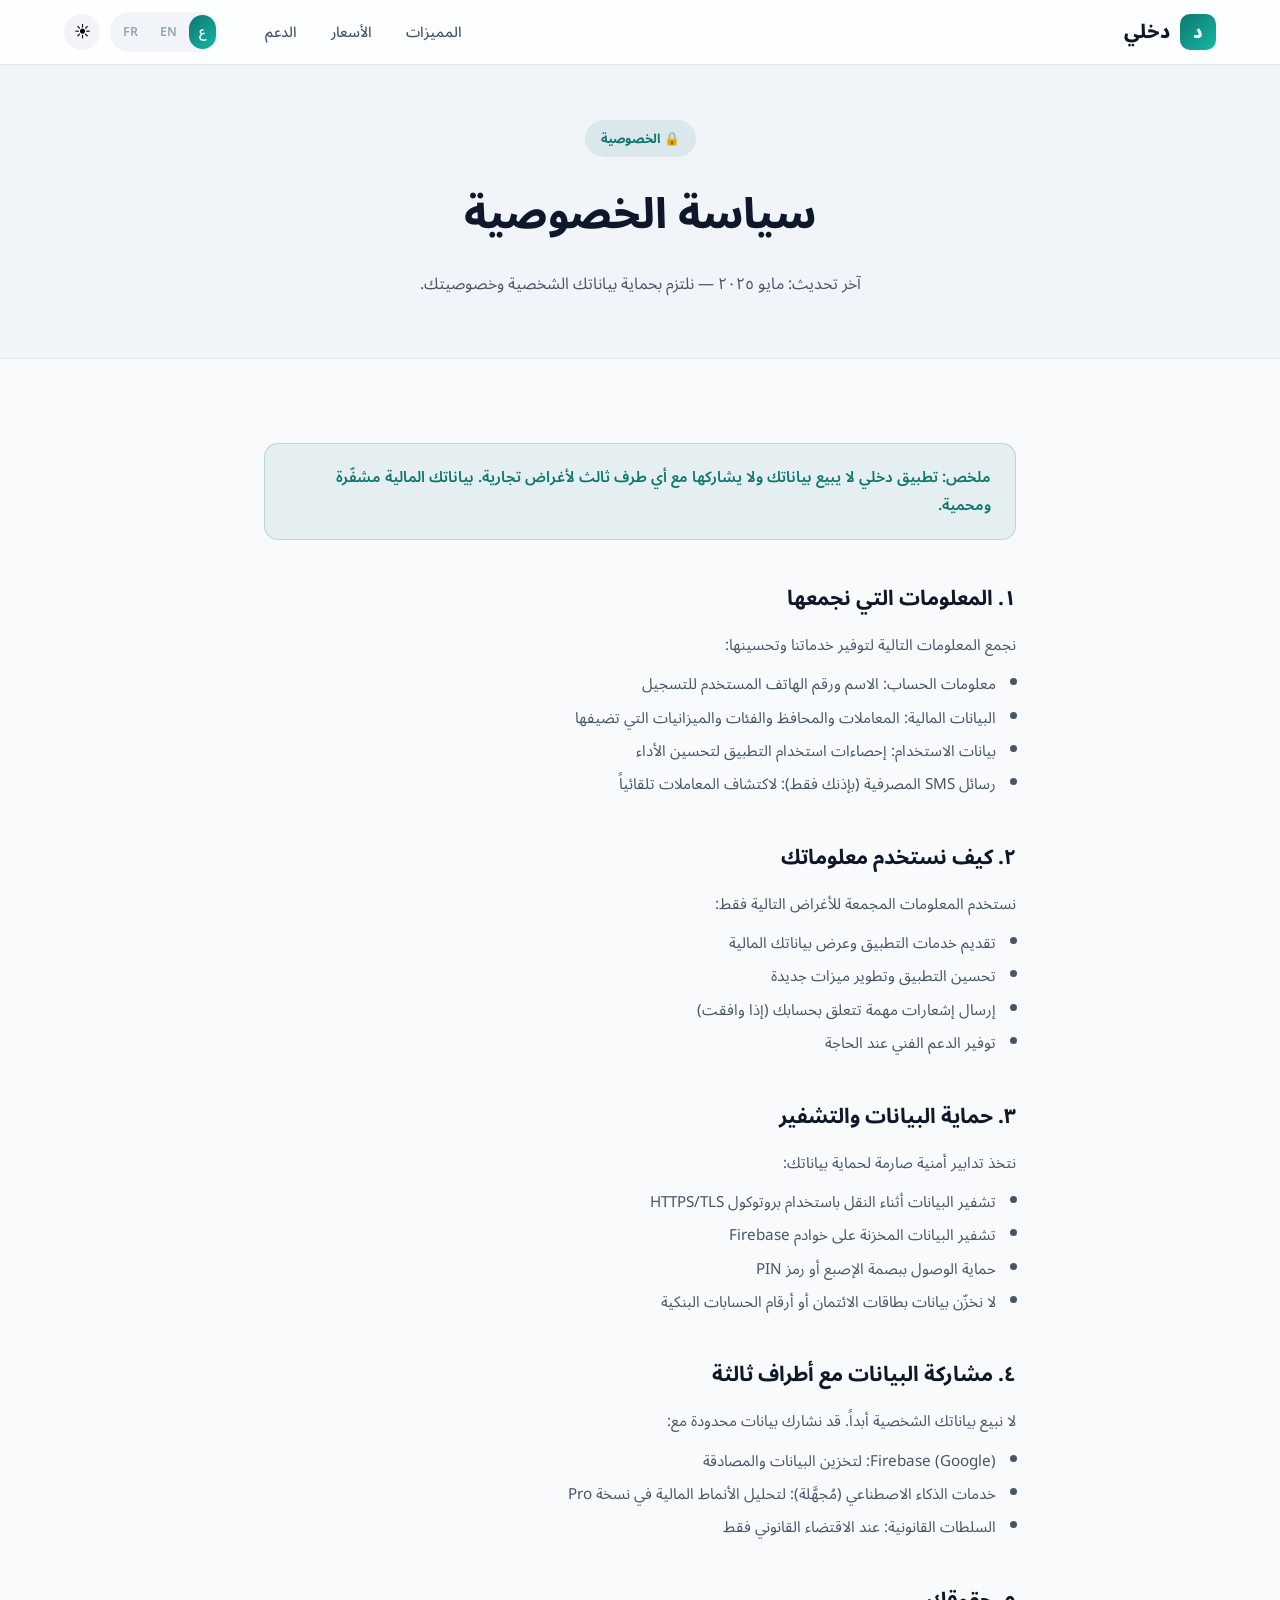
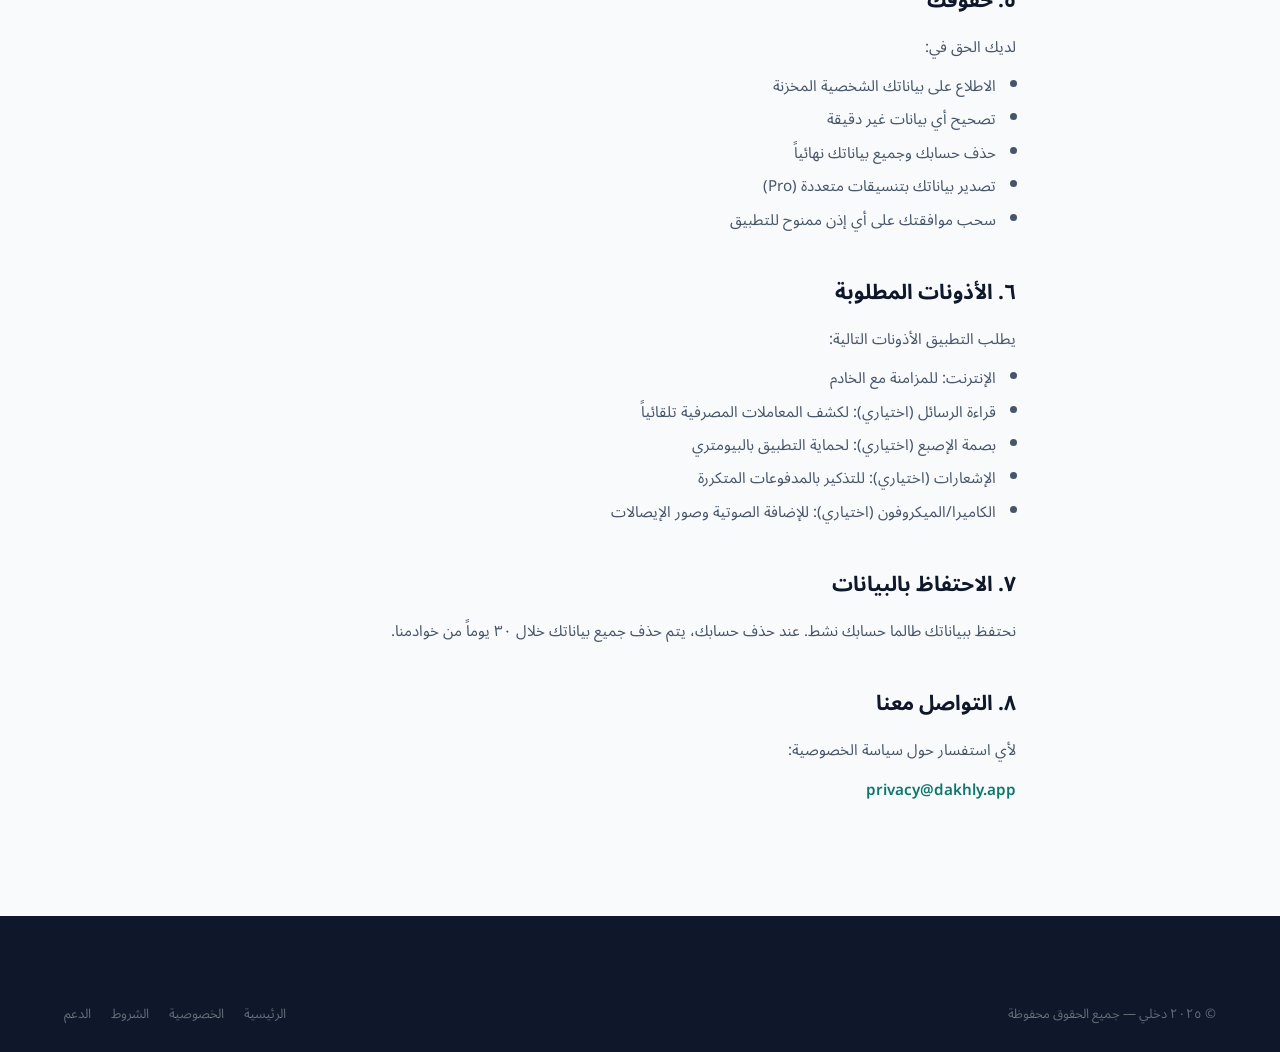
<file: privacy.html>
<!DOCTYPE html>
<html lang="ar" dir="rtl">
<head>
<meta charset="UTF-8"/>
<meta name="viewport" content="width=device-width, initial-scale=1.0"/>
<title>سياسة الخصوصية — دخلي</title>
<link rel="preconnect" href="https://fonts.googleapis.com"/>
<link rel="preconnect" href="https://fonts.gstatic.com" crossorigin/>
<link href="https://fonts.googleapis.com/css2?family=Noto+Sans+Arabic:wght@300;400;500;600;700;800&family=Inter:wght@300;400;500;600;700;800&display=swap" rel="stylesheet"/>
<link rel="stylesheet" href="style.css"/>
</head>
<body class="light" data-lang="ar">

<nav class="navbar" id="navbar">
  <div class="nav-inner">
    <a href="index.html" class="nav-logo">
      <div class="logo-icon">د</div>
      <span class="logo-text" data-ar="دخلي" data-en="Dakhly" data-fr="Dakhly">دخلي</span>
    </a>
    <div class="nav-links">
      <a href="index.html#features" data-ar="المميزات" data-en="Features" data-fr="Fonctionnalités">المميزات</a>
      <a href="index.html#pricing" data-ar="الأسعار" data-en="Pricing" data-fr="Tarifs">الأسعار</a>
      <a href="support.html" data-ar="الدعم" data-en="Support" data-fr="Support">الدعم</a>
    </div>
    <div class="nav-actions">
      <div class="lang-switcher">
        <button class="lang-btn active" data-lang-target="ar">ع</button>
        <button class="lang-btn" data-lang-target="en">EN</button>
        <button class="lang-btn" data-lang-target="fr">FR</button>
      </div>
      <button class="theme-toggle" id="themeToggle" aria-label="Toggle theme">
        <span class="icon-sun">☀️</span>
        <span class="icon-moon">🌙</span>
      </button>
    </div>
  </div>
</nav>

<div class="inner-hero">
  <div class="container">
    <div class="section-badge" data-ar="🔒 الخصوصية" data-en="🔒 Privacy" data-fr="🔒 Confidentialité">🔒 الخصوصية</div>
    <h1 data-ar="سياسة الخصوصية" data-en="Privacy Policy" data-fr="Politique de confidentialité">سياسة الخصوصية</h1>
    <p data-ar="آخر تحديث: مايو ٢٠٢٥ — نلتزم بحماية بياناتك الشخصية وخصوصيتك." data-en="Last updated: May 2025 — We are committed to protecting your personal data and privacy." data-fr="Dernière mise à jour : mai 2025 — Nous nous engageons à protéger vos données personnelles.">آخر تحديث: مايو ٢٠٢٥ — نلتزم بحماية بياناتك الشخصية وخصوصيتك.</p>
  </div>
</div>

<div class="inner-content">

  <div class="highlight-box">
    <p data-ar="ملخص: تطبيق دخلي لا يبيع بياناتك ولا يشاركها مع أي طرف ثالث لأغراض تجارية. بياناتك المالية مشفّرة ومحمية." data-en="Summary: Dakhly does not sell or share your data with third parties for commercial purposes. Your financial data is encrypted and protected." data-fr="Résumé : Dakhly ne vend ni ne partage vos données à des tiers à des fins commerciales. Vos données financières sont chiffrées et protégées.">ملخص: تطبيق دخلي لا يبيع بياناتك ولا يشاركها مع أي طرف ثالث لأغراض تجارية. بياناتك المالية مشفّرة ومحمية.</p>
  </div>

  <h2 data-ar="١. المعلومات التي نجمعها" data-en="1. Information We Collect" data-fr="1. Informations que nous collectons">١. المعلومات التي نجمعها</h2>
  <p data-ar="نجمع المعلومات التالية لتوفير خدماتنا وتحسينها:" data-en="We collect the following information to provide and improve our services:" data-fr="Nous collectons les informations suivantes pour fournir et améliorer nos services :">نجمع المعلومات التالية لتوفير خدماتنا وتحسينها:</p>
  <ul>
    <li data-ar="معلومات الحساب: الاسم ورقم الهاتف المستخدم للتسجيل" data-en="Account information: name and phone number used for registration" data-fr="Informations de compte : nom et numéro de téléphone">معلومات الحساب: الاسم ورقم الهاتف المستخدم للتسجيل</li>
    <li data-ar="البيانات المالية: المعاملات والمحافظ والفئات والميزانيات التي تضيفها" data-en="Financial data: transactions, wallets, categories, and budgets you add" data-fr="Données financières : transactions, portefeuilles, catégories et budgets que vous ajoutez">البيانات المالية: المعاملات والمحافظ والفئات والميزانيات التي تضيفها</li>
    <li data-ar="بيانات الاستخدام: إحصاءات استخدام التطبيق لتحسين الأداء" data-en="Usage data: app usage statistics to improve performance" data-fr="Données d'utilisation : statistiques d'utilisation pour améliorer les performances">بيانات الاستخدام: إحصاءات استخدام التطبيق لتحسين الأداء</li>
    <li data-ar="رسائل SMS المصرفية (بإذنك فقط): لاكتشاف المعاملات تلقائياً" data-en="Bank SMS (with your permission only): to automatically detect transactions" data-fr="SMS bancaires (avec votre permission uniquement) : pour détecter automatiquement les transactions">رسائل SMS المصرفية (بإذنك فقط): لاكتشاف المعاملات تلقائياً</li>
  </ul>

  <h2 data-ar="٢. كيف نستخدم معلوماتك" data-en="2. How We Use Your Information" data-fr="2. Comment nous utilisons vos informations">٢. كيف نستخدم معلوماتك</h2>
  <p data-ar="نستخدم المعلومات المجمعة للأغراض التالية فقط:" data-en="We use the collected information for the following purposes only:" data-fr="Nous utilisons les informations collectées uniquement aux fins suivantes :">نستخدم المعلومات المجمعة للأغراض التالية فقط:</p>
  <ul>
    <li data-ar="تقديم خدمات التطبيق وعرض بياناتك المالية" data-en="Providing app services and displaying your financial data" data-fr="Fournir les services de l'app et afficher vos données financières">تقديم خدمات التطبيق وعرض بياناتك المالية</li>
    <li data-ar="تحسين التطبيق وتطوير ميزات جديدة" data-en="Improving the app and developing new features" data-fr="Améliorer l'app et développer de nouvelles fonctionnalités">تحسين التطبيق وتطوير ميزات جديدة</li>
    <li data-ar="إرسال إشعارات مهمة تتعلق بحسابك (إذا وافقت)" data-en="Sending important notifications about your account (if you agreed)" data-fr="Envoyer des notifications importantes sur votre compte (si vous avez accepté)">إرسال إشعارات مهمة تتعلق بحسابك (إذا وافقت)</li>
    <li data-ar="توفير الدعم الفني عند الحاجة" data-en="Providing technical support when needed" data-fr="Fournir un support technique si nécessaire">توفير الدعم الفني عند الحاجة</li>
  </ul>

  <h2 data-ar="٣. حماية البيانات والتشفير" data-en="3. Data Protection & Encryption" data-fr="3. Protection des données et chiffrement">٣. حماية البيانات والتشفير</h2>
  <p data-ar="نتخذ تدابير أمنية صارمة لحماية بياناتك:" data-en="We take strict security measures to protect your data:" data-fr="Nous prenons des mesures de sécurité strictes pour protéger vos données :">نتخذ تدابير أمنية صارمة لحماية بياناتك:</p>
  <ul>
    <li data-ar="تشفير البيانات أثناء النقل باستخدام بروتوكول HTTPS/TLS" data-en="Data encryption in transit using HTTPS/TLS protocol" data-fr="Chiffrement des données en transit via le protocole HTTPS/TLS">تشفير البيانات أثناء النقل باستخدام بروتوكول HTTPS/TLS</li>
    <li data-ar="تشفير البيانات المخزنة على خوادم Firebase" data-en="Encryption of data stored on Firebase servers" data-fr="Chiffrement des données stockées sur les serveurs Firebase">تشفير البيانات المخزنة على خوادم Firebase</li>
    <li data-ar="حماية الوصول ببصمة الإصبع أو رمز PIN" data-en="Access protection with fingerprint or PIN" data-fr="Protection d'accès par empreinte digitale ou PIN">حماية الوصول ببصمة الإصبع أو رمز PIN</li>
    <li data-ar="لا نخزّن بيانات بطاقات الائتمان أو أرقام الحسابات البنكية" data-en="We do not store credit card data or bank account numbers" data-fr="Nous ne stockons pas les données de carte de crédit ni les numéros de compte bancaire">لا نخزّن بيانات بطاقات الائتمان أو أرقام الحسابات البنكية</li>
  </ul>

  <h2 data-ar="٤. مشاركة البيانات مع أطراف ثالثة" data-en="4. Sharing Data with Third Parties" data-fr="4. Partage de données avec des tiers">٤. مشاركة البيانات مع أطراف ثالثة</h2>
  <p data-ar="لا نبيع بياناتك الشخصية أبداً. قد نشارك بيانات محدودة مع:" data-en="We never sell your personal data. We may share limited data with:" data-fr="Nous ne vendons jamais vos données personnelles. Nous pouvons partager des données limitées avec :">لا نبيع بياناتك الشخصية أبداً. قد نشارك بيانات محدودة مع:</p>
  <ul>
    <li data-ar="Firebase (Google): لتخزين البيانات والمصادقة" data-en="Firebase (Google): for data storage and authentication" data-fr="Firebase (Google) : pour le stockage des données et l'authentification">Firebase (Google): لتخزين البيانات والمصادقة</li>
    <li data-ar="خدمات الذكاء الاصطناعي (مُجهَّلة): لتحليل الأنماط المالية في نسخة Pro" data-en="AI services (anonymized): to analyze financial patterns in the Pro version" data-fr="Services IA (anonymisés) : pour analyser les modèles financiers dans la version Pro">خدمات الذكاء الاصطناعي (مُجهَّلة): لتحليل الأنماط المالية في نسخة Pro</li>
    <li data-ar="السلطات القانونية: عند الاقتضاء القانوني فقط" data-en="Legal authorities: only when legally required" data-fr="Autorités légales : uniquement lorsque la loi l'exige">السلطات القانونية: عند الاقتضاء القانوني فقط</li>
  </ul>

  <h2 data-ar="٥. حقوقك" data-en="5. Your Rights" data-fr="5. Vos droits">٥. حقوقك</h2>
  <p data-ar="لديك الحق في:" data-en="You have the right to:" data-fr="Vous avez le droit de :">لديك الحق في:</p>
  <ul>
    <li data-ar="الاطلاع على بياناتك الشخصية المخزنة" data-en="Access your stored personal data" data-fr="Accéder à vos données personnelles stockées">الاطلاع على بياناتك الشخصية المخزنة</li>
    <li data-ar="تصحيح أي بيانات غير دقيقة" data-en="Correct any inaccurate data" data-fr="Corriger toute donnée inexacte">تصحيح أي بيانات غير دقيقة</li>
    <li data-ar="حذف حسابك وجميع بياناتك نهائياً" data-en="Delete your account and all your data permanently" data-fr="Supprimer votre compte et toutes vos données définitivement">حذف حسابك وجميع بياناتك نهائياً</li>
    <li data-ar="تصدير بياناتك بتنسيقات متعددة (Pro)" data-en="Export your data in multiple formats (Pro)" data-fr="Exporter vos données en plusieurs formats (Pro)">تصدير بياناتك بتنسيقات متعددة (Pro)</li>
    <li data-ar="سحب موافقتك على أي إذن ممنوح للتطبيق" data-en="Withdraw your consent to any permission granted to the app" data-fr="Retirer votre consentement à toute autorisation accordée à l'application">سحب موافقتك على أي إذن ممنوح للتطبيق</li>
  </ul>

  <h2 data-ar="٦. الأذونات المطلوبة" data-en="6. Required Permissions" data-fr="6. Autorisations requises">٦. الأذونات المطلوبة</h2>
  <p data-ar="يطلب التطبيق الأذونات التالية:" data-en="The app requests the following permissions:" data-fr="L'application demande les autorisations suivantes :">يطلب التطبيق الأذونات التالية:</p>
  <ul>
    <li data-ar="الإنترنت: للمزامنة مع الخادم" data-en="Internet: for server synchronization" data-fr="Internet : pour la synchronisation avec le serveur">الإنترنت: للمزامنة مع الخادم</li>
    <li data-ar="قراءة الرسائل (اختياري): لكشف المعاملات المصرفية تلقائياً" data-en="Read SMS (optional): to automatically detect bank transactions" data-fr="Lire SMS (optionnel) : pour détecter automatiquement les transactions bancaires">قراءة الرسائل (اختياري): لكشف المعاملات المصرفية تلقائياً</li>
    <li data-ar="بصمة الإصبع (اختياري): لحماية التطبيق بالبيومتري" data-en="Fingerprint (optional): to protect the app with biometrics" data-fr="Empreinte digitale (optionnel) : pour protéger l'application par biométrie">بصمة الإصبع (اختياري): لحماية التطبيق بالبيومتري</li>
    <li data-ar="الإشعارات (اختياري): للتذكير بالمدفوعات المتكررة" data-en="Notifications (optional): to remind of recurring payments" data-fr="Notifications (optionnel) : pour rappeler les paiements récurrents">الإشعارات (اختياري): للتذكير بالمدفوعات المتكررة</li>
    <li data-ar="الكاميرا/الميكروفون (اختياري): للإضافة الصوتية وصور الإيصالات" data-en="Camera/Microphone (optional): for voice add and receipt photos" data-fr="Caméra/Microphone (optionnel) : pour l'ajout vocal et les photos de reçus">الكاميرا/الميكروفون (اختياري): للإضافة الصوتية وصور الإيصالات</li>
  </ul>

  <h2 data-ar="٧. الاحتفاظ بالبيانات" data-en="7. Data Retention" data-fr="7. Conservation des données">٧. الاحتفاظ بالبيانات</h2>
  <p data-ar="نحتفظ ببياناتك طالما حسابك نشط. عند حذف حسابك، يتم حذف جميع بياناتك خلال ٣٠ يوماً من خوادمنا." data-en="We retain your data as long as your account is active. When you delete your account, all your data is deleted from our servers within 30 days." data-fr="Nous conservons vos données tant que votre compte est actif. Lorsque vous supprimez votre compte, toutes vos données sont supprimées de nos serveurs dans les 30 jours.">نحتفظ ببياناتك طالما حسابك نشط. عند حذف حسابك، يتم حذف جميع بياناتك خلال ٣٠ يوماً من خوادمنا.</p>

  <h2 data-ar="٨. التواصل معنا" data-en="8. Contact Us" data-fr="8. Nous contacter">٨. التواصل معنا</h2>
  <p data-ar="لأي استفسار حول سياسة الخصوصية:" data-en="For any questions about the privacy policy:" data-fr="Pour toute question sur la politique de confidentialité :">لأي استفسار حول سياسة الخصوصية:</p>
  <p><a href="mailto:privacy@dakhly.app" style="color:var(--teal);font-weight:600;">privacy@dakhly.app</a></p>

</div>

<footer class="footer">
  <div class="container">
    <div class="footer-bottom" style="border-top:none;padding:24px 0;">
      <p data-ar="© ٢٠٢٥ دخلي — جميع الحقوق محفوظة" data-en="© 2025 Dakhly — All rights reserved" data-fr="© 2025 Dakhly — Tous droits réservés">© ٢٠٢٥ دخلي — جميع الحقوق محفوظة</p>
      <div class="footer-bottom-links">
        <a href="index.html" data-ar="الرئيسية" data-en="Home" data-fr="Accueil">الرئيسية</a>
        <a href="privacy.html" data-ar="الخصوصية" data-en="Privacy" data-fr="Confidentialité">الخصوصية</a>
        <a href="terms.html" data-ar="الشروط" data-en="Terms" data-fr="Conditions">الشروط</a>
        <a href="support.html" data-ar="الدعم" data-en="Support" data-fr="Support">الدعم</a>
      </div>
    </div>
  </div>
</footer>
<script src="app.js"></script>
</body>
</html>
</file>
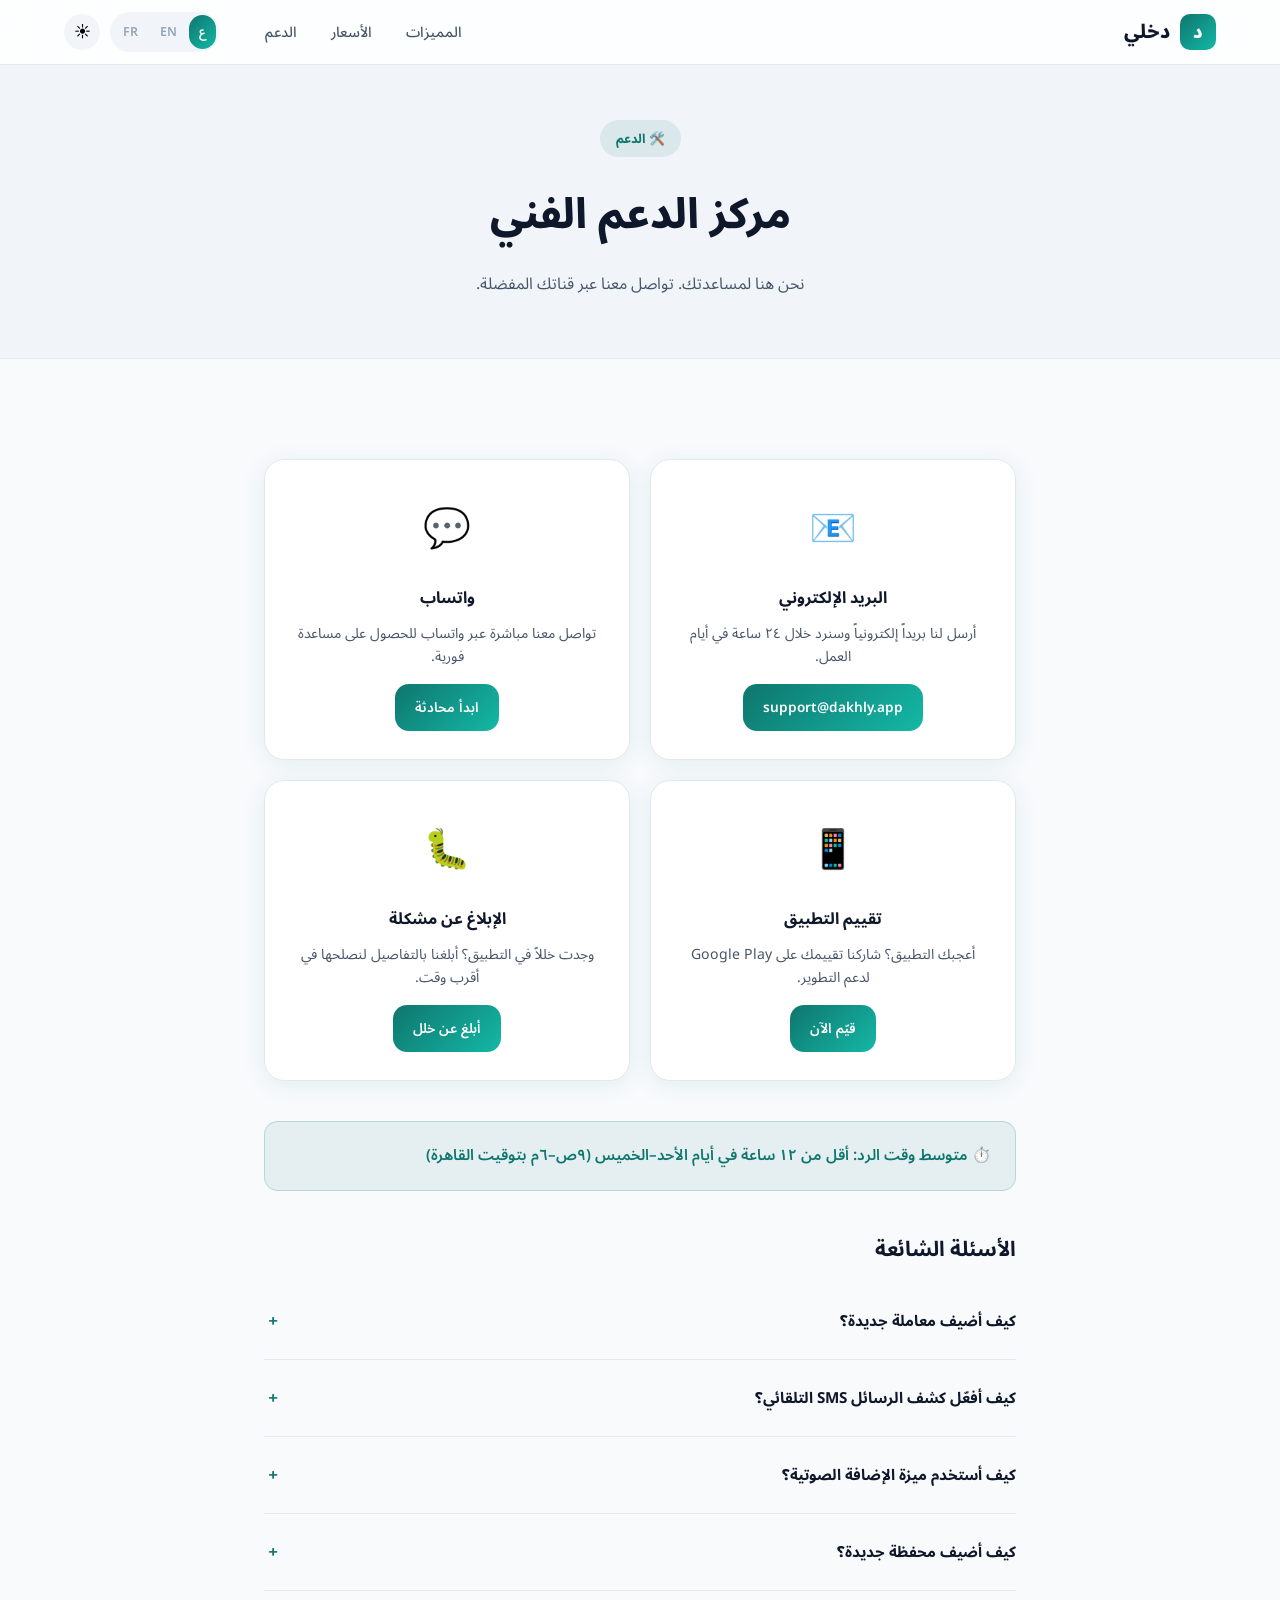
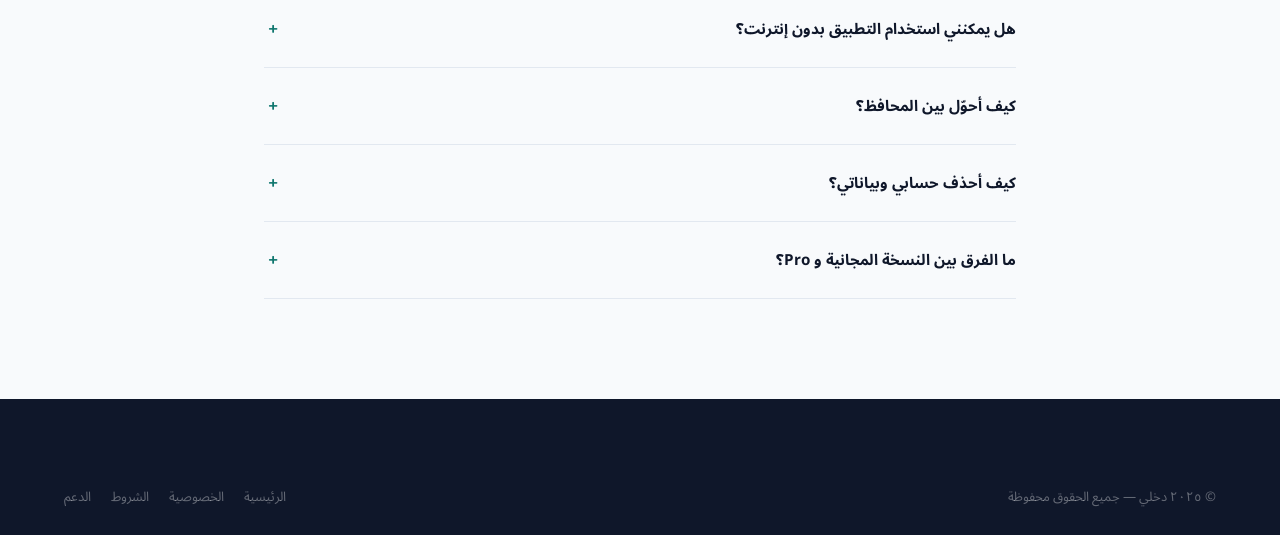
<file: support.html>
<!DOCTYPE html>
<html lang="ar" dir="rtl">
<head>
<meta charset="UTF-8"/>
<meta name="viewport" content="width=device-width, initial-scale=1.0"/>
<title>الدعم الفني — دخلي</title>
<link rel="preconnect" href="https://fonts.googleapis.com"/>
<link rel="preconnect" href="https://fonts.gstatic.com" crossorigin/>
<link href="https://fonts.googleapis.com/css2?family=Noto+Sans+Arabic:wght@300;400;500;600;700;800&family=Inter:wght@300;400;500;600;700;800&display=swap" rel="stylesheet"/>
<link rel="stylesheet" href="style.css"/>
</head>
<body class="light" data-lang="ar">

<nav class="navbar" id="navbar">
  <div class="nav-inner">
    <a href="index.html" class="nav-logo">
      <div class="logo-icon">د</div>
      <span class="logo-text" data-ar="دخلي" data-en="Dakhly" data-fr="Dakhly">دخلي</span>
    </a>
    <div class="nav-links">
      <a href="index.html#features" data-ar="المميزات" data-en="Features" data-fr="Fonctionnalités">المميزات</a>
      <a href="index.html#pricing" data-ar="الأسعار" data-en="Pricing" data-fr="Tarifs">الأسعار</a>
      <a href="support.html" data-ar="الدعم" data-en="Support" data-fr="Support">الدعم</a>
    </div>
    <div class="nav-actions">
      <div class="lang-switcher">
        <button class="lang-btn active" data-lang-target="ar">ع</button>
        <button class="lang-btn" data-lang-target="en">EN</button>
        <button class="lang-btn" data-lang-target="fr">FR</button>
      </div>
      <button class="theme-toggle" id="themeToggle" aria-label="Toggle theme">
        <span class="icon-sun">☀️</span>
        <span class="icon-moon">🌙</span>
      </button>
    </div>
  </div>
</nav>

<div class="inner-hero">
  <div class="container">
    <div class="section-badge" data-ar="🛠️ الدعم" data-en="🛠️ Support" data-fr="🛠️ Support">🛠️ الدعم</div>
    <h1 data-ar="مركز الدعم الفني" data-en="Technical Support Center" data-fr="Centre de support technique">مركز الدعم الفني</h1>
    <p data-ar="نحن هنا لمساعدتك. تواصل معنا عبر قناتك المفضلة." data-en="We're here to help. Contact us through your preferred channel." data-fr="Nous sommes là pour vous aider. Contactez-nous via votre canal préféré.">نحن هنا لمساعدتك. تواصل معنا عبر قناتك المفضلة.</p>
  </div>
</div>

<div class="inner-content">

  <!-- Contact cards -->
  <div class="support-grid">
    <div class="support-card animate-on-scroll">
      <div class="support-card-icon">📧</div>
      <h3 data-ar="البريد الإلكتروني" data-en="Email" data-fr="Email">البريد الإلكتروني</h3>
      <p data-ar="أرسل لنا بريداً إلكترونياً وسنرد خلال ٢٤ ساعة في أيام العمل." data-en="Send us an email and we'll reply within 24 hours on business days." data-fr="Envoyez-nous un email et nous répondrons dans les 24h ouvrables.">أرسل لنا بريداً إلكترونياً وسنرد خلال ٢٤ ساعة في أيام العمل.</p>
      <a href="mailto:support@dakhly.app">support@dakhly.app</a>
    </div>
    <div class="support-card animate-on-scroll delay-1">
      <div class="support-card-icon">💬</div>
      <h3 data-ar="واتساب" data-en="WhatsApp" data-fr="WhatsApp">واتساب</h3>
      <p data-ar="تواصل معنا مباشرة عبر واتساب للحصول على مساعدة فورية." data-en="Contact us directly via WhatsApp for instant help." data-fr="Contactez-nous directement via WhatsApp pour une aide instantanée.">تواصل معنا مباشرة عبر واتساب للحصول على مساعدة فورية.</p>
      <a href="https://wa.me/201000000000" data-ar="ابدأ محادثة" data-en="Start Chat" data-fr="Démarrer le chat">ابدأ محادثة</a>
    </div>
    <div class="support-card animate-on-scroll delay-2">
      <div class="support-card-icon">📱</div>
      <h3 data-ar="تقييم التطبيق" data-en="Rate the App" data-fr="Noter l'app">تقييم التطبيق</h3>
      <p data-ar="أعجبك التطبيق؟ شاركنا تقييمك على Google Play لدعم التطوير." data-en="Like the app? Share your review on Google Play to support development." data-fr="Vous aimez l'app ? Partagez votre avis sur Google Play.">أعجبك التطبيق؟ شاركنا تقييمك على Google Play لدعم التطوير.</p>
      <a href="#" data-ar="قيّم الآن" data-en="Rate Now" data-fr="Noter maintenant">قيّم الآن</a>
    </div>
    <div class="support-card animate-on-scroll">
      <div class="support-card-icon">🐛</div>
      <h3 data-ar="الإبلاغ عن مشكلة" data-en="Report a Bug" data-fr="Signaler un bug">الإبلاغ عن مشكلة</h3>
      <p data-ar="وجدت خللاً في التطبيق؟ أبلغنا بالتفاصيل لنصلحها في أقرب وقت." data-en="Found a bug? Tell us the details and we'll fix it as soon as possible." data-fr="Vous avez trouvé un bug ? Donnez-nous les détails pour le corriger rapidement.">وجدت خللاً في التطبيق؟ أبلغنا بالتفاصيل لنصلحها في أقرب وقت.</p>
      <a href="mailto:bugs@dakhly.app" data-ar="أبلغ عن خلل" data-en="Report Bug" data-fr="Signaler">أبلغ عن خلل</a>
    </div>
  </div>

  <!-- Response time -->
  <div class="highlight-box">
    <p data-ar="⏱️ متوسط وقت الرد: أقل من ١٢ ساعة في أيام الأحد–الخميس (٩ص–٦م بتوقيت القاهرة)" data-en="⏱️ Average response time: less than 12 hours Sun–Thu (9am–6pm Cairo time)" data-fr="⏱️ Temps de réponse moyen : moins de 12 heures Dim–Jeu (9h–18h heure du Caire)">⏱️ متوسط وقت الرد: أقل من ١٢ ساعة في أيام الأحد–الخميس (٩ص–٦م بتوقيت القاهرة)</p>
  </div>

  <!-- FAQ -->
  <h2 data-ar="الأسئلة الشائعة" data-en="Frequently Asked Questions" data-fr="Questions fréquentes">الأسئلة الشائعة</h2>

  <div class="faq-item">
    <div class="faq-q" data-ar="كيف أضيف معاملة جديدة؟" data-en="How do I add a new transaction?" data-fr="Comment ajouter une nouvelle transaction ?">كيف أضيف معاملة جديدة؟</div>
    <div class="faq-a" data-ar="اضغط على زر (+) في منتصف شريط التنقل السفلي. اختر نوع المعاملة (دخل / مصروف / دين)، أدخل المبلغ والفئة والمحفظة، ثم اضغط 'حفظ'." data-en="Tap the (+) button in the center of the bottom navigation bar. Choose the transaction type (income/expense/debt), enter the amount, category, and wallet, then tap 'Save'." data-fr="Appuyez sur le bouton (+) au centre de la barre de navigation inférieure. Choisissez le type (revenu/dépense/dette), entrez le montant, la catégorie et le portefeuille, puis appuyez sur 'Enregistrer'.">اضغط على زر (+) في منتصف شريط التنقل السفلي. اختر نوع المعاملة (دخل / مصروف / دين)، أدخل المبلغ والفئة والمحفظة، ثم اضغط 'حفظ'.</div>
  </div>

  <div class="faq-item">
    <div class="faq-q" data-ar="كيف أفعّل كشف الرسائل SMS التلقائي؟" data-en="How do I enable automatic SMS detection?" data-fr="Comment activer la détection SMS automatique ?">كيف أفعّل كشف الرسائل SMS التلقائي؟</div>
    <div class="faq-a" data-ar="اذهب إلى 'المزيد' ← 'الإعدادات' ← 'كشف الرسائل'. فعّل الخيار وامنح التطبيق إذن قراءة الرسائل. سيبدأ التطبيق تلقائياً في اقتراح المعاملات من رسائل البنك." data-en="Go to 'More' → 'Settings' → 'SMS Detection'. Enable the option and grant the app SMS reading permission. The app will automatically start suggesting transactions from bank SMS." data-fr="Allez dans 'Plus' → 'Paramètres' → 'Détection SMS'. Activez l'option et accordez l'autorisation de lecture SMS. L'app commencera à suggérer des transactions depuis les SMS bancaires.">اذهب إلى 'المزيد' ← 'الإعدادات' ← 'كشف الرسائل'. فعّل الخيار وامنح التطبيق إذن قراءة الرسائل. سيبدأ التطبيق تلقائياً في اقتراح المعاملات من رسائل البنك.</div>
  </div>

  <div class="faq-item">
    <div class="faq-q" data-ar="كيف أستخدم ميزة الإضافة الصوتية؟" data-en="How do I use the voice add feature?" data-fr="Comment utiliser la fonctionnalité d'ajout vocal ?">كيف أستخدم ميزة الإضافة الصوتية؟</div>
    <div class="faq-a" data-ar="الإضافة الصوتية متاحة في نسخة Pro. اضغط على أيقونة الميكروفون في الشاشة الرئيسية وقل مثلاً 'صرفت مئة جنيه على الأكل' وسيتعرف التطبيق على المعاملة ويضيفها تلقائياً." data-en="Voice add is available in the Pro version. Tap the microphone icon on the main screen and say, for example, 'I spent 100 pounds on food' and the app will recognize the transaction and add it automatically." data-fr="L'ajout vocal est disponible dans la version Pro. Appuyez sur l'icône microphone sur l'écran principal et dites par exemple 'J'ai dépensé 100 livres pour la nourriture' et l'app reconnaîtra la transaction.">الإضافة الصوتية متاحة في نسخة Pro. اضغط على أيقونة الميكروفون في الشاشة الرئيسية وقل مثلاً 'صرفت مئة جنيه على الأكل' وسيتعرف التطبيق على المعاملة ويضيفها تلقائياً.</div>
  </div>

  <div class="faq-item">
    <div class="faq-q" data-ar="كيف أضيف محفظة جديدة؟" data-en="How do I add a new wallet?" data-fr="Comment ajouter un nouveau portefeuille ?">كيف أضيف محفظة جديدة؟</div>
    <div class="faq-a" data-ar="اذهب إلى تبويب 'المحافظ' من شريط التنقل السفلي، ثم اضغط على زر (+). أدخل اسم المحفظة والرصيد الافتتاحي واختر العملة واللون." data-en="Go to the 'Wallets' tab from the bottom navigation bar, then tap the (+) button. Enter the wallet name, opening balance, and choose the currency and color." data-fr="Allez dans l'onglet 'Portefeuilles' depuis la barre de navigation, puis appuyez sur (+). Entrez le nom, le solde initial, et choisissez la devise et la couleur.">اذهب إلى تبويب 'المحافظ' من شريط التنقل السفلي، ثم اضغط على زر (+). أدخل اسم المحفظة والرصيد الافتتاحي واختر العملة واللون.</div>
  </div>

  <div class="faq-item">
    <div class="faq-q" data-ar="هل يمكنني استخدام التطبيق بدون إنترنت؟" data-en="Can I use the app without internet?" data-fr="Puis-je utiliser l'app sans internet ?">هل يمكنني استخدام التطبيق بدون إنترنت؟</div>
    <div class="faq-a" data-ar="نعم، يمكنك إضافة المعاملات وعرض بياناتك دون اتصال بالإنترنت. سيتم مزامنة البيانات تلقائياً عند عودة الاتصال." data-en="Yes, you can add transactions and view your data without an internet connection. Data will sync automatically when the connection is restored." data-fr="Oui, vous pouvez ajouter des transactions et voir vos données sans connexion internet. Les données se synchroniseront automatiquement lors du retour de la connexion.">نعم، يمكنك إضافة المعاملات وعرض بياناتك دون اتصال بالإنترنت. سيتم مزامنة البيانات تلقائياً عند عودة الاتصال.</div>
  </div>

  <div class="faq-item">
    <div class="faq-q" data-ar="كيف أحوّل بين المحافظ؟" data-en="How do I transfer between wallets?" data-fr="Comment transférer entre portefeuilles ?">كيف أحوّل بين المحافظ؟</div>
    <div class="faq-a" data-ar="افتح تفاصيل أي محفظة، ثم اضغط على زر 'تحويل'. اختر المحفظة المصدر والمحفظة الوجهة، أدخل المبلغ وأكّد." data-en="Open any wallet's details, then tap the 'Transfer' button. Choose the source and destination wallets, enter the amount and confirm." data-fr="Ouvrez les détails d'un portefeuille, puis appuyez sur 'Transférer'. Choisissez les portefeuilles source et destination, entrez le montant et confirmez.">افتح تفاصيل أي محفظة، ثم اضغط على زر 'تحويل'. اختر المحفظة المصدر والمحفظة الوجهة، أدخل المبلغ وأكّد.</div>
  </div>

  <div class="faq-item">
    <div class="faq-q" data-ar="كيف أحذف حسابي وبياناتي؟" data-en="How do I delete my account and data?" data-fr="Comment supprimer mon compte et mes données ?">كيف أحذف حسابي وبياناتي؟</div>
    <div class="faq-a" data-ar="اذهب إلى 'المزيد' ← 'تعديل الحساب' ← 'حذف الحساب'. سيتم حذف جميع بياناتك نهائياً خلال ٣٠ يوماً. هذا الإجراء لا يمكن التراجع عنه." data-en="Go to 'More' → 'Edit Account' → 'Delete Account'. All your data will be permanently deleted within 30 days. This action cannot be undone." data-fr="Allez dans 'Plus' → 'Modifier le compte' → 'Supprimer le compte'. Toutes vos données seront définitivement supprimées dans les 30 jours. Cette action est irréversible.">اذهب إلى 'المزيد' ← 'تعديل الحساب' ← 'حذف الحساب'. سيتم حذف جميع بياناتك نهائياً خلال ٣٠ يوماً. هذا الإجراء لا يمكن التراجع عنه.</div>
  </div>

  <div class="faq-item">
    <div class="faq-q" data-ar="ما الفرق بين النسخة المجانية و Pro؟" data-en="What's the difference between Free and Pro?" data-fr="Quelle est la différence entre la version gratuite et Pro ?">ما الفرق بين النسخة المجانية و Pro؟</div>
    <div class="faq-a" data-ar="النسخة المجانية تشمل: تتبع المعاملات اللانهائية، ٣ محافظ، ٥ فئات مخصصة، التقارير الأساسية، وكشف SMS. نسخة Pro تضيف: محافظ وفئات غير محدودة، مساعد AI، الإضافة الصوتية، تصدير PDF/Excel، ودعم مميز." data-en="Free version includes: unlimited transaction tracking, 3 wallets, 5 custom categories, basic reports, and SMS detection. Pro adds: unlimited wallets and categories, AI assistant, voice add, PDF/Excel export, and premium support." data-fr="La version gratuite inclut : suivi illimité des transactions, 3 portefeuilles, 5 catégories personnalisées, rapports de base et détection SMS. Pro ajoute : portefeuilles et catégories illimités, assistant IA, ajout vocal, export PDF/Excel et support premium.">النسخة المجانية تشمل: تتبع المعاملات اللانهائية، ٣ محافظ، ٥ فئات مخصصة، التقارير الأساسية، وكشف SMS. نسخة Pro تضيف: محافظ وفئات غير محدودة، مساعد AI، الإضافة الصوتية، تصدير PDF/Excel، ودعم مميز.</div>
  </div>

</div>

<footer class="footer">
  <div class="container">
    <div class="footer-bottom" style="border-top:none;padding:24px 0;">
      <p data-ar="© ٢٠٢٥ دخلي — جميع الحقوق محفوظة" data-en="© 2025 Dakhly — All rights reserved" data-fr="© 2025 Dakhly — Tous droits réservés">© ٢٠٢٥ دخلي — جميع الحقوق محفوظة</p>
      <div class="footer-bottom-links">
        <a href="index.html" data-ar="الرئيسية" data-en="Home" data-fr="Accueil">الرئيسية</a>
        <a href="privacy.html" data-ar="الخصوصية" data-en="Privacy" data-fr="Confidentialité">الخصوصية</a>
        <a href="terms.html" data-ar="الشروط" data-en="Terms" data-fr="Conditions">الشروط</a>
        <a href="support.html" data-ar="الدعم" data-en="Support" data-fr="Support">الدعم</a>
      </div>
    </div>
  </div>
</footer>
<script src="app.js"></script>
</body>
</html>
</file>
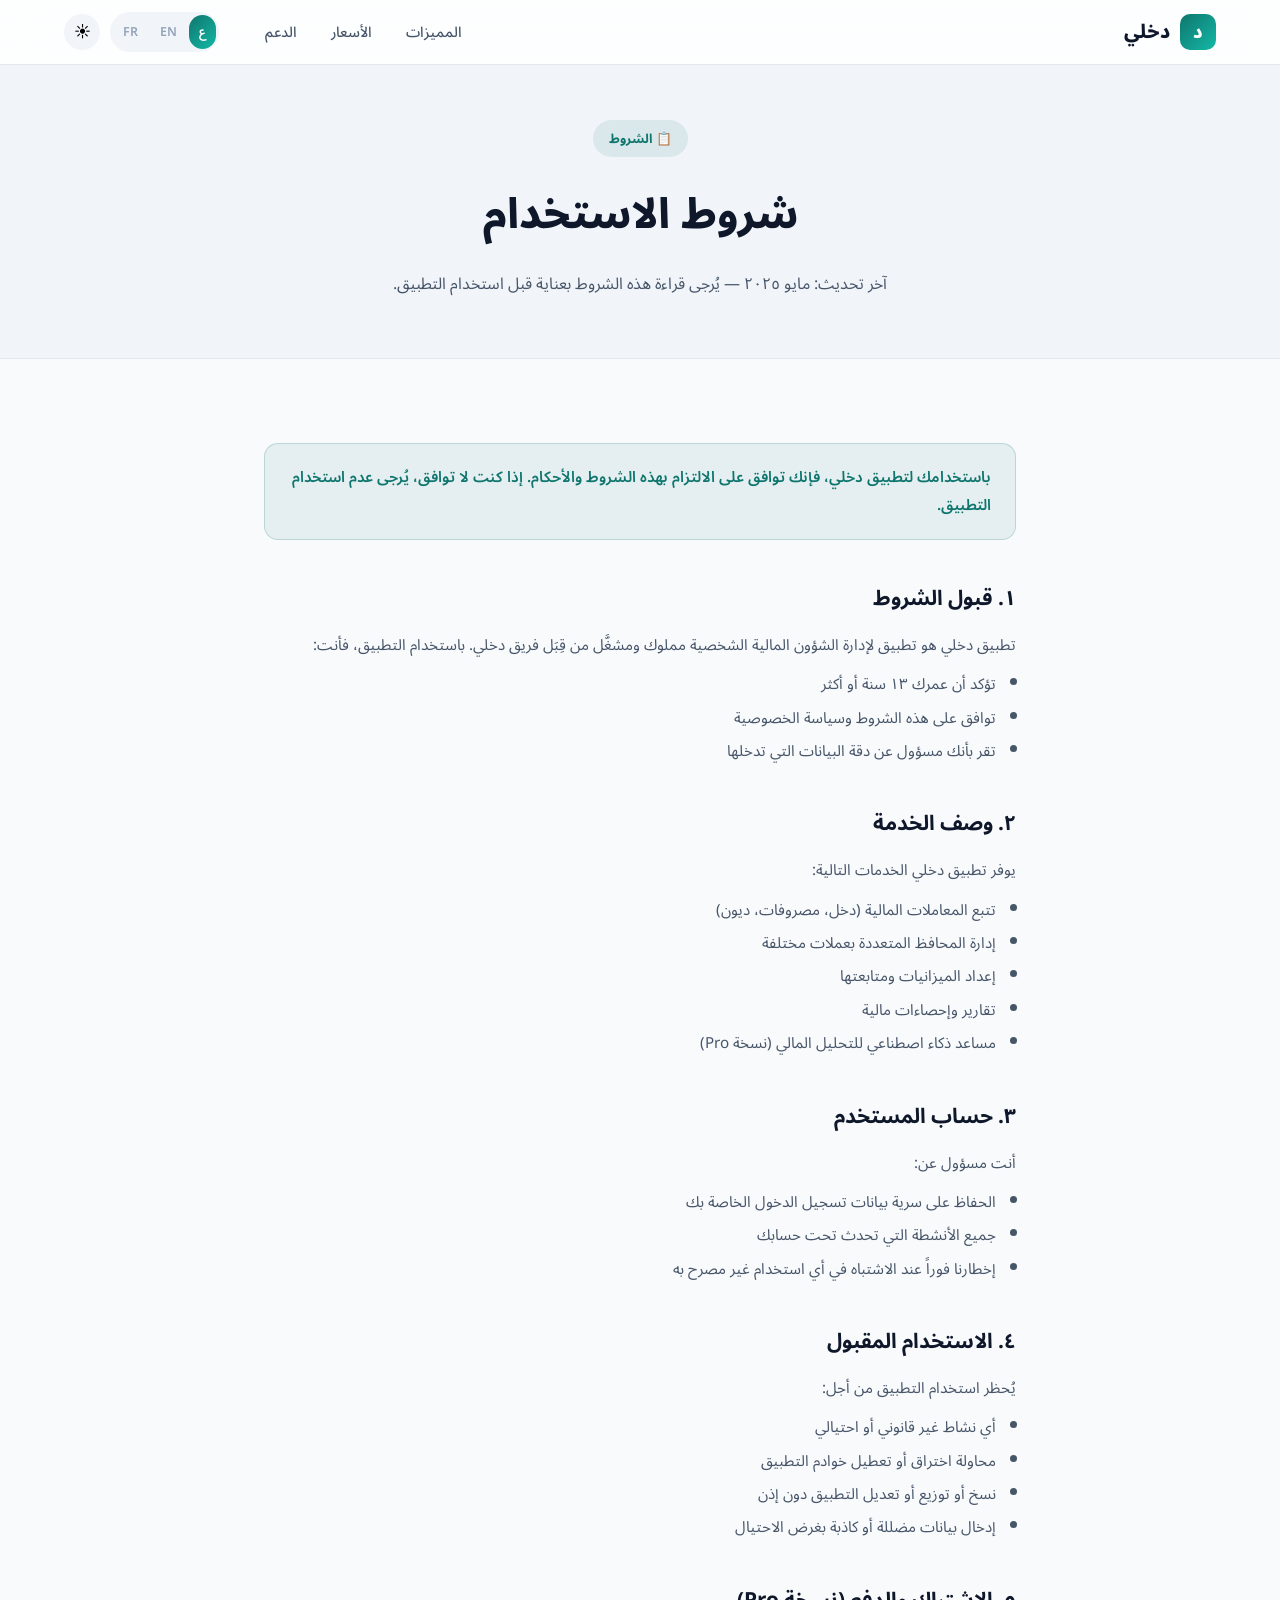
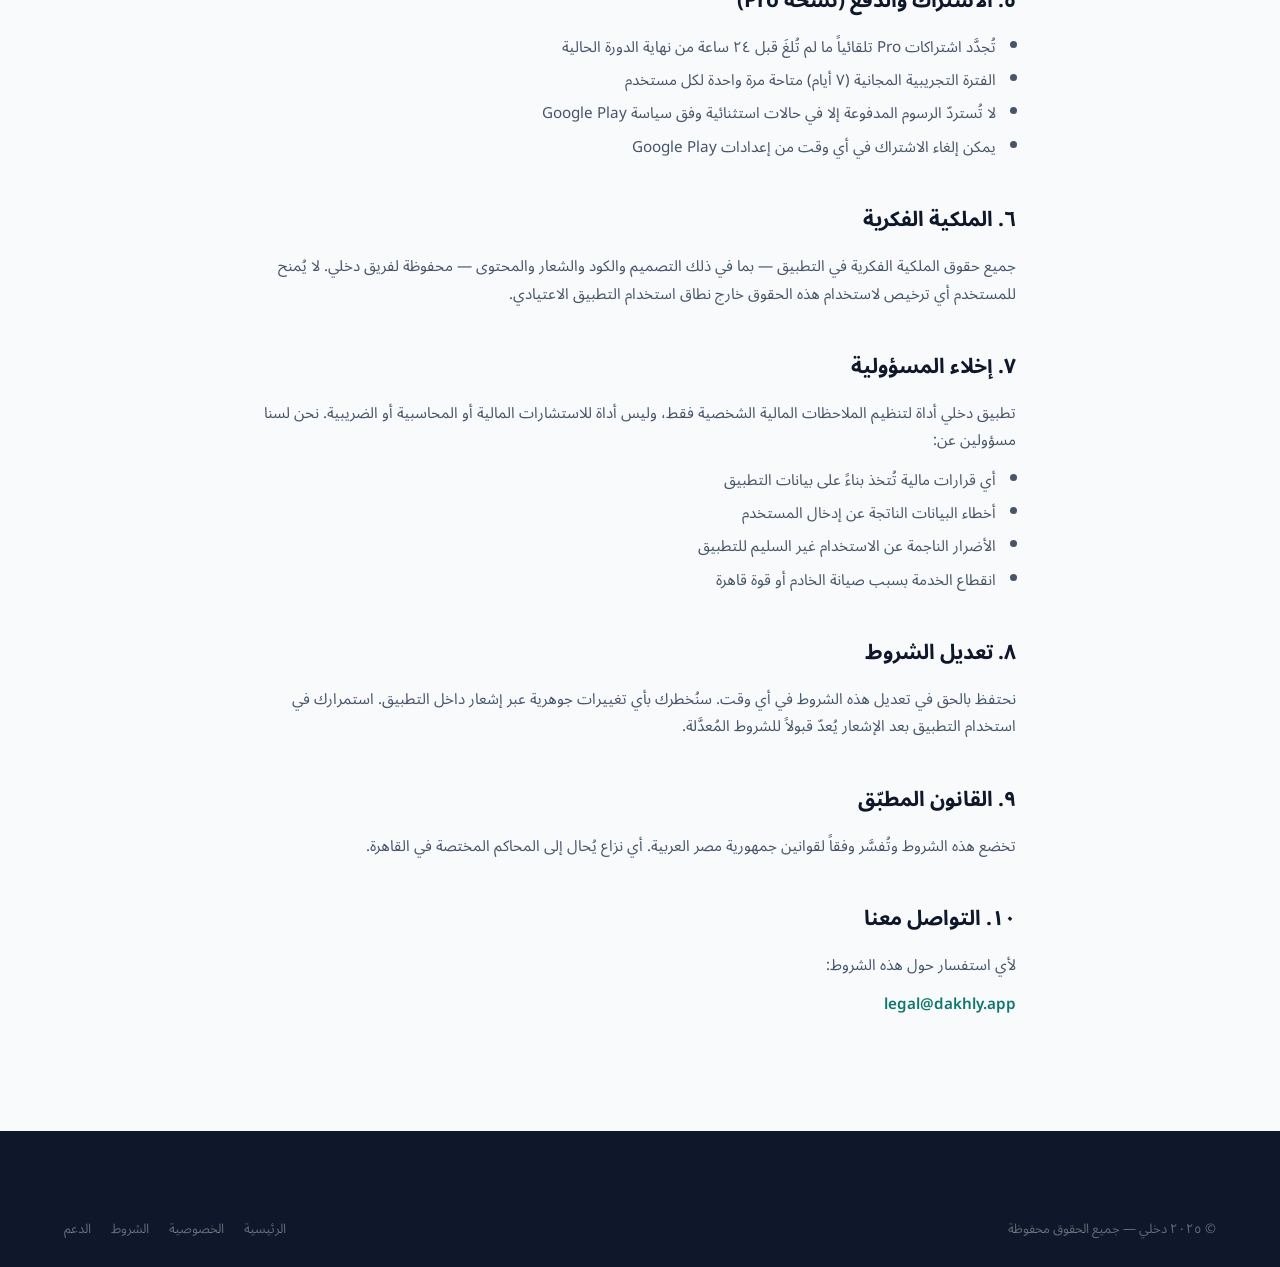
<file: terms.html>
<!DOCTYPE html>
<html lang="ar" dir="rtl">
<head>
<meta charset="UTF-8"/>
<meta name="viewport" content="width=device-width, initial-scale=1.0"/>
<title>شروط الاستخدام — دخلي</title>
<link rel="preconnect" href="https://fonts.googleapis.com"/>
<link rel="preconnect" href="https://fonts.gstatic.com" crossorigin/>
<link href="https://fonts.googleapis.com/css2?family=Noto+Sans+Arabic:wght@300;400;500;600;700;800&family=Inter:wght@300;400;500;600;700;800&display=swap" rel="stylesheet"/>
<link rel="stylesheet" href="style.css"/>
</head>
<body class="light" data-lang="ar">

<nav class="navbar" id="navbar">
  <div class="nav-inner">
    <a href="index.html" class="nav-logo">
      <div class="logo-icon">د</div>
      <span class="logo-text" data-ar="دخلي" data-en="Dakhly" data-fr="Dakhly">دخلي</span>
    </a>
    <div class="nav-links">
      <a href="index.html#features" data-ar="المميزات" data-en="Features" data-fr="Fonctionnalités">المميزات</a>
      <a href="index.html#pricing" data-ar="الأسعار" data-en="Pricing" data-fr="Tarifs">الأسعار</a>
      <a href="support.html" data-ar="الدعم" data-en="Support" data-fr="Support">الدعم</a>
    </div>
    <div class="nav-actions">
      <div class="lang-switcher">
        <button class="lang-btn active" data-lang-target="ar">ع</button>
        <button class="lang-btn" data-lang-target="en">EN</button>
        <button class="lang-btn" data-lang-target="fr">FR</button>
      </div>
      <button class="theme-toggle" id="themeToggle" aria-label="Toggle theme">
        <span class="icon-sun">☀️</span>
        <span class="icon-moon">🌙</span>
      </button>
    </div>
  </div>
</nav>

<div class="inner-hero">
  <div class="container">
    <div class="section-badge" data-ar="📋 الشروط" data-en="📋 Terms" data-fr="📋 Conditions">📋 الشروط</div>
    <h1 data-ar="شروط الاستخدام" data-en="Terms of Use" data-fr="Conditions d'utilisation">شروط الاستخدام</h1>
    <p data-ar="آخر تحديث: مايو ٢٠٢٥ — يُرجى قراءة هذه الشروط بعناية قبل استخدام التطبيق." data-en="Last updated: May 2025 — Please read these terms carefully before using the app." data-fr="Dernière mise à jour : mai 2025 — Veuillez lire attentivement ces conditions avant d'utiliser l'application.">آخر تحديث: مايو ٢٠٢٥ — يُرجى قراءة هذه الشروط بعناية قبل استخدام التطبيق.</p>
  </div>
</div>

<div class="inner-content">

  <div class="highlight-box">
    <p data-ar="باستخدامك لتطبيق دخلي، فإنك توافق على الالتزام بهذه الشروط والأحكام. إذا كنت لا توافق، يُرجى عدم استخدام التطبيق." data-en="By using Dakhly, you agree to be bound by these terms and conditions. If you disagree, please do not use the app." data-fr="En utilisant Dakhly, vous acceptez d'être lié par ces conditions. Si vous n'êtes pas d'accord, veuillez ne pas utiliser l'application.">باستخدامك لتطبيق دخلي، فإنك توافق على الالتزام بهذه الشروط والأحكام. إذا كنت لا توافق، يُرجى عدم استخدام التطبيق.</p>
  </div>

  <h2 data-ar="١. قبول الشروط" data-en="1. Acceptance of Terms" data-fr="1. Acceptation des conditions">١. قبول الشروط</h2>
  <p data-ar="تطبيق دخلي هو تطبيق لإدارة الشؤون المالية الشخصية مملوك ومشغَّل من قِبَل فريق دخلي. باستخدام التطبيق، فأنت:" data-en="Dakhly is a personal finance management app owned and operated by the Dakhly team. By using the app, you:" data-fr="Dakhly est une application de gestion des finances personnelles détenue et exploitée par l'équipe Dakhly. En utilisant l'application, vous :">تطبيق دخلي هو تطبيق لإدارة الشؤون المالية الشخصية مملوك ومشغَّل من قِبَل فريق دخلي. باستخدام التطبيق، فأنت:</p>
  <ul>
    <li data-ar="تؤكد أن عمرك ١٣ سنة أو أكثر" data-en="Confirm you are 13 years of age or older" data-fr="Confirmez que vous avez 13 ans ou plus">تؤكد أن عمرك ١٣ سنة أو أكثر</li>
    <li data-ar="توافق على هذه الشروط وسياسة الخصوصية" data-en="Agree to these terms and the privacy policy" data-fr="Acceptez ces conditions et la politique de confidentialité">توافق على هذه الشروط وسياسة الخصوصية</li>
    <li data-ar="تقر بأنك مسؤول عن دقة البيانات التي تدخلها" data-en="Acknowledge that you are responsible for the accuracy of the data you enter" data-fr="Reconnaissez que vous êtes responsable de l'exactitude des données saisies">تقر بأنك مسؤول عن دقة البيانات التي تدخلها</li>
  </ul>

  <h2 data-ar="٢. وصف الخدمة" data-en="2. Description of Service" data-fr="2. Description du service">٢. وصف الخدمة</h2>
  <p data-ar="يوفر تطبيق دخلي الخدمات التالية:" data-en="Dakhly provides the following services:" data-fr="Dakhly fournit les services suivants :">يوفر تطبيق دخلي الخدمات التالية:</p>
  <ul>
    <li data-ar="تتبع المعاملات المالية (دخل، مصروفات، ديون)" data-en="Financial transaction tracking (income, expenses, debts)" data-fr="Suivi des transactions financières (revenus, dépenses, dettes)">تتبع المعاملات المالية (دخل، مصروفات، ديون)</li>
    <li data-ar="إدارة المحافظ المتعددة بعملات مختلفة" data-en="Managing multiple wallets with different currencies" data-fr="Gestion de plusieurs portefeuilles en différentes devises">إدارة المحافظ المتعددة بعملات مختلفة</li>
    <li data-ar="إعداد الميزانيات ومتابعتها" data-en="Setting up and monitoring budgets" data-fr="Mise en place et suivi des budgets">إعداد الميزانيات ومتابعتها</li>
    <li data-ar="تقارير وإحصاءات مالية" data-en="Financial reports and statistics" data-fr="Rapports et statistiques financiers">تقارير وإحصاءات مالية</li>
    <li data-ar="مساعد ذكاء اصطناعي للتحليل المالي (نسخة Pro)" data-en="AI assistant for financial analysis (Pro version)" data-fr="Assistant IA pour l'analyse financière (version Pro)">مساعد ذكاء اصطناعي للتحليل المالي (نسخة Pro)</li>
  </ul>

  <h2 data-ar="٣. حساب المستخدم" data-en="3. User Account" data-fr="3. Compte utilisateur">٣. حساب المستخدم</h2>
  <p data-ar="أنت مسؤول عن:" data-en="You are responsible for:" data-fr="Vous êtes responsable de :">أنت مسؤول عن:</p>
  <ul>
    <li data-ar="الحفاظ على سرية بيانات تسجيل الدخول الخاصة بك" data-en="Maintaining the confidentiality of your login credentials" data-fr="Maintenir la confidentialité de vos identifiants de connexion">الحفاظ على سرية بيانات تسجيل الدخول الخاصة بك</li>
    <li data-ar="جميع الأنشطة التي تحدث تحت حسابك" data-en="All activities that occur under your account" data-fr="Toutes les activités qui se déroulent sous votre compte">جميع الأنشطة التي تحدث تحت حسابك</li>
    <li data-ar="إخطارنا فوراً عند الاشتباه في أي استخدام غير مصرح به" data-en="Notifying us immediately if you suspect any unauthorized use" data-fr="Nous notifier immédiatement en cas d'utilisation non autorisée suspectée">إخطارنا فوراً عند الاشتباه في أي استخدام غير مصرح به</li>
  </ul>

  <h2 data-ar="٤. الاستخدام المقبول" data-en="4. Acceptable Use" data-fr="4. Utilisation acceptable">٤. الاستخدام المقبول</h2>
  <p data-ar="يُحظر استخدام التطبيق من أجل:" data-en="It is prohibited to use the app for:" data-fr="Il est interdit d'utiliser l'application pour :">يُحظر استخدام التطبيق من أجل:</p>
  <ul>
    <li data-ar="أي نشاط غير قانوني أو احتيالي" data-en="Any illegal or fraudulent activity" data-fr="Toute activité illégale ou frauduleuse">أي نشاط غير قانوني أو احتيالي</li>
    <li data-ar="محاولة اختراق أو تعطيل خوادم التطبيق" data-en="Attempting to breach or disrupt app servers" data-fr="Tentative de violation ou de perturbation des serveurs">محاولة اختراق أو تعطيل خوادم التطبيق</li>
    <li data-ar="نسخ أو توزيع أو تعديل التطبيق دون إذن" data-en="Copying, distributing, or modifying the app without permission" data-fr="Copier, distribuer ou modifier l'application sans autorisation">نسخ أو توزيع أو تعديل التطبيق دون إذن</li>
    <li data-ar="إدخال بيانات مضللة أو كاذبة بغرض الاحتيال" data-en="Entering misleading or false data for fraudulent purposes" data-fr="Saisir des données trompeuses ou fausses à des fins frauduleuses">إدخال بيانات مضللة أو كاذبة بغرض الاحتيال</li>
  </ul>

  <h2 data-ar="٥. الاشتراك والدفع (نسخة Pro)" data-en="5. Subscription & Payment (Pro)" data-fr="5. Abonnement et paiement (Pro)">٥. الاشتراك والدفع (نسخة Pro)</h2>
  <ul>
    <li data-ar="تُجدَّد اشتراكات Pro تلقائياً ما لم تُلغَ قبل ٢٤ ساعة من نهاية الدورة الحالية" data-en="Pro subscriptions auto-renew unless cancelled 24 hours before the end of the current period" data-fr="Les abonnements Pro se renouvellent automatiquement sauf annulation 24h avant la fin de la période">تُجدَّد اشتراكات Pro تلقائياً ما لم تُلغَ قبل ٢٤ ساعة من نهاية الدورة الحالية</li>
    <li data-ar="الفترة التجريبية المجانية (٧ أيام) متاحة مرة واحدة لكل مستخدم" data-en="The free trial (7 days) is available once per user" data-fr="L'essai gratuit (7 jours) est disponible une seule fois par utilisateur">الفترة التجريبية المجانية (٧ أيام) متاحة مرة واحدة لكل مستخدم</li>
    <li data-ar="لا تُستردّ الرسوم المدفوعة إلا في حالات استثنائية وفق سياسة Google Play" data-en="Paid fees are non-refundable except in exceptional cases per Google Play policy" data-fr="Les frais payés ne sont pas remboursables sauf cas exceptionnels selon la politique Google Play">لا تُستردّ الرسوم المدفوعة إلا في حالات استثنائية وفق سياسة Google Play</li>
    <li data-ar="يمكن إلغاء الاشتراك في أي وقت من إعدادات Google Play" data-en="Subscriptions can be cancelled at any time from Google Play settings" data-fr="Les abonnements peuvent être annulés à tout moment depuis les paramètres Google Play">يمكن إلغاء الاشتراك في أي وقت من إعدادات Google Play</li>
  </ul>

  <h2 data-ar="٦. الملكية الفكرية" data-en="6. Intellectual Property" data-fr="6. Propriété intellectuelle">٦. الملكية الفكرية</h2>
  <p data-ar="جميع حقوق الملكية الفكرية في التطبيق — بما في ذلك التصميم والكود والشعار والمحتوى — محفوظة لفريق دخلي. لا يُمنح للمستخدم أي ترخيص لاستخدام هذه الحقوق خارج نطاق استخدام التطبيق الاعتيادي." data-en="All intellectual property rights in the app — including design, code, logo, and content — are reserved to the Dakhly team. No license is granted to use these rights outside normal app use." data-fr="Tous les droits de propriété intellectuelle de l'application — design, code, logo et contenu — sont réservés à l'équipe Dakhly. Aucune licence n'est accordée en dehors de l'utilisation normale.">جميع حقوق الملكية الفكرية في التطبيق — بما في ذلك التصميم والكود والشعار والمحتوى — محفوظة لفريق دخلي. لا يُمنح للمستخدم أي ترخيص لاستخدام هذه الحقوق خارج نطاق استخدام التطبيق الاعتيادي.</p>

  <h2 data-ar="٧. إخلاء المسؤولية" data-en="7. Disclaimer" data-fr="7. Avertissement">٧. إخلاء المسؤولية</h2>
  <p data-ar="تطبيق دخلي أداة لتنظيم الملاحظات المالية الشخصية فقط، وليس أداة للاستشارات المالية أو المحاسبية أو الضريبية. نحن لسنا مسؤولين عن:" data-en="Dakhly is a personal financial note-organization tool only, not a financial, accounting, or tax advisory tool. We are not responsible for:" data-fr="Dakhly est uniquement un outil d'organisation de notes financières personnelles, pas un outil de conseil financier, comptable ou fiscal. Nous ne sommes pas responsables de :">تطبيق دخلي أداة لتنظيم الملاحظات المالية الشخصية فقط، وليس أداة للاستشارات المالية أو المحاسبية أو الضريبية. نحن لسنا مسؤولين عن:</p>
  <ul>
    <li data-ar="أي قرارات مالية تُتخذ بناءً على بيانات التطبيق" data-en="Any financial decisions made based on app data" data-fr="Toute décision financière prise sur la base des données de l'application">أي قرارات مالية تُتخذ بناءً على بيانات التطبيق</li>
    <li data-ar="أخطاء البيانات الناتجة عن إدخال المستخدم" data-en="Data errors resulting from user input" data-fr="Les erreurs de données résultant de la saisie utilisateur">أخطاء البيانات الناتجة عن إدخال المستخدم</li>
    <li data-ar="الأضرار الناجمة عن الاستخدام غير السليم للتطبيق" data-en="Damages resulting from improper use of the app" data-fr="Les dommages résultant d'une utilisation incorrecte de l'application">الأضرار الناجمة عن الاستخدام غير السليم للتطبيق</li>
    <li data-ar="انقطاع الخدمة بسبب صيانة الخادم أو قوة قاهرة" data-en="Service interruption due to server maintenance or force majeure" data-fr="Interruption de service due à la maintenance des serveurs ou à un cas de force majeure">انقطاع الخدمة بسبب صيانة الخادم أو قوة قاهرة</li>
  </ul>

  <h2 data-ar="٨. تعديل الشروط" data-en="8. Modification of Terms" data-fr="8. Modification des conditions">٨. تعديل الشروط</h2>
  <p data-ar="نحتفظ بالحق في تعديل هذه الشروط في أي وقت. سنُخطرك بأي تغييرات جوهرية عبر إشعار داخل التطبيق. استمرارك في استخدام التطبيق بعد الإشعار يُعدّ قبولاً للشروط المُعدَّلة." data-en="We reserve the right to modify these terms at any time. We will notify you of any material changes via an in-app notification. Continued use after notification constitutes acceptance of the modified terms." data-fr="Nous nous réservons le droit de modifier ces conditions à tout moment. Nous vous informerons de tout changement substantiel via une notification intégrée. L'utilisation continue après notification constitue une acceptation des conditions modifiées.">نحتفظ بالحق في تعديل هذه الشروط في أي وقت. سنُخطرك بأي تغييرات جوهرية عبر إشعار داخل التطبيق. استمرارك في استخدام التطبيق بعد الإشعار يُعدّ قبولاً للشروط المُعدَّلة.</p>

  <h2 data-ar="٩. القانون المطبّق" data-en="9. Governing Law" data-fr="9. Droit applicable">٩. القانون المطبّق</h2>
  <p data-ar="تخضع هذه الشروط وتُفسَّر وفقاً لقوانين جمهورية مصر العربية. أي نزاع يُحال إلى المحاكم المختصة في القاهرة." data-en="These terms are governed by and interpreted in accordance with the laws of the Arab Republic of Egypt. Any dispute shall be referred to the competent courts in Cairo." data-fr="Ces conditions sont régies et interprétées conformément aux lois de la République arabe d'Égypte. Tout litige sera soumis aux tribunaux compétents du Caire.">تخضع هذه الشروط وتُفسَّر وفقاً لقوانين جمهورية مصر العربية. أي نزاع يُحال إلى المحاكم المختصة في القاهرة.</p>

  <h2 data-ar="١٠. التواصل معنا" data-en="10. Contact Us" data-fr="10. Nous contacter">١٠. التواصل معنا</h2>
  <p data-ar="لأي استفسار حول هذه الشروط:" data-en="For any questions about these terms:" data-fr="Pour toute question sur ces conditions :">لأي استفسار حول هذه الشروط:</p>
  <p><a href="mailto:legal@dakhly.app" style="color:var(--teal);font-weight:600;">legal@dakhly.app</a></p>

</div>

<footer class="footer">
  <div class="container">
    <div class="footer-bottom" style="border-top:none;padding:24px 0;">
      <p data-ar="© ٢٠٢٥ دخلي — جميع الحقوق محفوظة" data-en="© 2025 Dakhly — All rights reserved" data-fr="© 2025 Dakhly — Tous droits réservés">© ٢٠٢٥ دخلي — جميع الحقوق محفوظة</p>
      <div class="footer-bottom-links">
        <a href="index.html" data-ar="الرئيسية" data-en="Home" data-fr="Accueil">الرئيسية</a>
        <a href="privacy.html" data-ar="الخصوصية" data-en="Privacy" data-fr="Confidentialité">الخصوصية</a>
        <a href="terms.html" data-ar="الشروط" data-en="Terms" data-fr="Conditions">الشروط</a>
        <a href="support.html" data-ar="الدعم" data-en="Support" data-fr="Support">الدعم</a>
      </div>
    </div>
  </div>
</footer>
<script src="app.js"></script>
</body>
</html>
</file>
<file: style.css>
/* ─── Variables ─────────────────────────────────────────────── */
:root {
  --teal:   #0F766E;
  --teal-l: #14B8A6;
  --navy:   #0A1628;
  --gold:   #F59E0B;
  --gold-d: #D97706;
  --green:  #16A34A;
  --red:    #DC2626;
  --s9:     #0F172A;
  --s8:     #1E293B;
  --s7:     #334155;
  --s6:     #475569;
  --s5:     #64748B;
  --s4:     #94A3B8;
  --s3:     #CBD5E1;
  --s2:     #E2E8F0;
  --s1:     #F1F5F9;
  --s0:     #F8FAFC;
  --white:  #FFFFFF;

  --bg:          var(--s0);
  --surface:     var(--white);
  --surface2:    var(--s1);
  --text-1:      var(--s9);
  --text-2:      var(--s6);
  --text-3:      var(--s4);
  --border:      var(--s2);
  --shadow-card: 0 4px 24px rgba(15,118,110,.09);
  --shadow-nav:  0 2px 20px rgba(15,118,110,.1);

  --grad-primary: linear-gradient(135deg, #0F766E, #14B8A6);
  --grad-hero:    linear-gradient(135deg, #0F766E 0%, #0a2540 55%, #0A1628 100%);
  --grad-gold:    linear-gradient(135deg, #F59E0B, #D97706);

  --radius-card: 20px;
  --radius-btn:  14px;
  --radius-pill: 99px;

  --font: 'Noto Sans Arabic', 'Inter', sans-serif;
  --transition: .25s cubic-bezier(.4,0,.2,1);
}

/* Dark mode */
.dark {
  --bg:       #0a0f1e;
  --surface:  #111827;
  --surface2: #1a2235;
  --text-1:   #F1F5F9;
  --text-2:   #94A3B8;
  --text-3:   #475569;
  --border:   #1E293B;
  --shadow-card: 0 4px 24px rgba(0,0,0,.3);
  --shadow-nav:  0 2px 20px rgba(0,0,0,.4);
}

/* ─── Reset ─────────────────────────────────────────────────── */
*, *::before, *::after { box-sizing: border-box; margin: 0; padding: 0; }
html { scroll-behavior: smooth; font-size: 16px; }
body {
  font-family: var(--font);
  background: var(--bg);
  color: var(--text-1);
  transition: background var(--transition), color var(--transition);
  overflow-x: hidden;
  direction: rtl;
}
body[data-lang="en"], body[data-lang="fr"] { direction: ltr; }

a { text-decoration: none; color: inherit; }
img { max-width: 100%; display: block; }
button { cursor: pointer; border: none; font-family: var(--font); }

/* ─── Container ─────────────────────────────────────────────── */
.container {
  max-width: 1200px;
  margin: 0 auto;
  padding: 0 24px;
}

/* ─── Gradient text ─────────────────────────────────────────── */
.gradient-text {
  background: var(--grad-primary);
  -webkit-background-clip: text;
  -webkit-text-fill-color: transparent;
  background-clip: text;
}

/* ─── NAVBAR ────────────────────────────────────────────────── */
.navbar {
  position: fixed;
  top: 0; left: 0; right: 0;
  z-index: 1000;
  background: rgba(255,255,255,.85);
  backdrop-filter: blur(16px);
  -webkit-backdrop-filter: blur(16px);
  border-bottom: 1px solid var(--border);
  transition: background var(--transition), box-shadow var(--transition);
}
.dark .navbar {
  background: rgba(10,15,30,.85);
}
.navbar.scrolled { box-shadow: var(--shadow-nav); }
.nav-inner {
  display: flex;
  align-items: center;
  gap: 32px;
  height: 64px;
  max-width: 1200px;
  margin: 0 auto;
  padding: 0 24px;
}
.nav-logo {
  display: flex;
  align-items: center;
  gap: 10px;
  font-weight: 800;
  font-size: 1.2rem;
  color: var(--teal);
  flex-shrink: 0;
}
.logo-icon {
  width: 36px; height: 36px;
  border-radius: 10px;
  background: var(--grad-primary);
  color: white;
  display: flex;
  align-items: center;
  justify-content: center;
  font-size: 18px;
  font-weight: 800;
}
.logo-text { color: var(--text-1); }
.nav-links {
  display: flex;
  gap: 6px;
  margin-right: auto;
}
body[data-lang="en"] .nav-links,
body[data-lang="fr"] .nav-links { margin-right: 0; margin-left: auto; }
.nav-links a {
  padding: 6px 14px;
  border-radius: var(--radius-pill);
  font-size: .9rem;
  font-weight: 500;
  color: var(--text-2);
  transition: all var(--transition);
}
.nav-links a:hover { background: var(--surface2); color: var(--teal); }
.nav-actions { display: flex; align-items: center; gap: 10px; }

/* Lang switcher */
.lang-switcher {
  display: flex;
  background: var(--surface2);
  border-radius: var(--radius-pill);
  padding: 3px;
  gap: 2px;
}
.lang-btn {
  padding: 4px 10px;
  border-radius: var(--radius-pill);
  font-size: .78rem;
  font-weight: 600;
  color: var(--text-3);
  background: none;
  transition: all var(--transition);
}
.lang-btn.active {
  background: var(--grad-primary);
  color: white;
}

/* Theme toggle */
.theme-toggle {
  width: 36px; height: 36px;
  border-radius: 50%;
  background: var(--surface2);
  display: flex;
  align-items: center;
  justify-content: center;
  font-size: 16px;
  transition: all var(--transition);
}
.theme-toggle:hover { background: var(--border); }
.light .icon-moon { display: none; }
.dark .icon-sun { display: none; }

/* Nav CTA */
.nav-cta {
  padding: 8px 18px;
  border-radius: var(--radius-btn);
  background: var(--grad-primary);
  color: white;
  font-size: .85rem;
  font-weight: 600;
  transition: opacity var(--transition), transform var(--transition);
  white-space: nowrap;
}
.nav-cta:hover { opacity: .9; transform: translateY(-1px); }

/* Hamburger */
.hamburger {
  display: none;
  flex-direction: column;
  gap: 5px;
  background: none;
  padding: 4px;
}
.hamburger span {
  width: 22px; height: 2px;
  background: var(--text-1);
  border-radius: 2px;
  transition: all var(--transition);
}
.mobile-menu {
  display: none;
  flex-direction: column;
  padding: 12px 24px 16px;
  border-top: 1px solid var(--border);
  gap: 4px;
}
.mobile-menu.open { display: flex; }
.mobile-menu a {
  padding: 10px 14px;
  border-radius: 10px;
  font-size: .95rem;
  font-weight: 500;
  color: var(--text-2);
  transition: all var(--transition);
}
.mobile-menu a:hover { background: var(--surface2); color: var(--teal); }

/* ─── Animations ─────────────────────────────────────────────── */
@keyframes fadeUp {
  from { opacity: 0; transform: translateY(30px); }
  to   { opacity: 1; transform: translateY(0); }
}
@keyframes floatY {
  0%, 100% { transform: translateY(0); }
  50%       { transform: translateY(-12px); }
}
@keyframes floatY2 {
  0%, 100% { transform: translateY(-6px); }
  50%       { transform: translateY(6px); }
}
@keyframes floatY3 {
  0%, 100% { transform: translateY(4px); }
  50%       { transform: translateY(-8px); }
}
@keyframes pulse-orb {
  0%, 100% { transform: scale(1); opacity: .5; }
  50%       { transform: scale(1.08); opacity: .7; }
}
@keyframes loadbar {
  0%   { width: 20%; }
  50%  { width: 80%; }
  100% { width: 20%; }
}
@keyframes scrollDot {
  0%, 100% { transform: translateY(0); opacity: 1; }
  50%       { transform: translateY(8px); opacity: .4; }
}

.animate-fade-up     { opacity: 0; animation: fadeUp .7s ease forwards; }
.delay-1             { animation-delay: .15s; }
.delay-2             { animation-delay: .3s; }
.delay-3             { animation-delay: .45s; }
.delay-4             { animation-delay: .6s; }
.animate-float       { animation: floatY 4s ease-in-out infinite; }
.animate-float-2     { animation: floatY2 3.5s ease-in-out infinite; }
.animate-float-3     { animation: floatY3 4.5s ease-in-out infinite; }

.animate-on-scroll {
  opacity: 0;
  transform: translateY(28px);
  transition: opacity .6s ease, transform .6s ease;
}
.animate-on-scroll.visible {
  opacity: 1;
  transform: translateY(0);
}

/* ─── HERO ───────────────────────────────────────────────────── */
.hero {
  min-height: 100vh;
  padding: 100px 0 60px;
  display: flex;
  align-items: center;
  position: relative;
  overflow: hidden;
}
.hero-bg-orb {
  position: absolute;
  border-radius: 50%;
  filter: blur(80px);
  animation: pulse-orb 6s ease-in-out infinite;
  pointer-events: none;
}
.orb1 {
  width: 500px; height: 500px;
  background: rgba(15,118,110,.12);
  top: -100px; right: -100px;
}
.orb2 {
  width: 400px; height: 400px;
  background: rgba(20,184,166,.08);
  bottom: 50px; left: -80px;
  animation-delay: 2s;
}
.orb3 {
  width: 300px; height: 300px;
  background: rgba(245,158,11,.06);
  top: 40%; right: 40%;
  animation-delay: 4s;
}
.hero .container {
  display: flex;
  align-items: center;
  gap: 64px;
  position: relative;
  z-index: 1;
}
.hero-content { flex: 1; }
.hero-badge {
  display: inline-flex;
  align-items: center;
  gap: 8px;
  background: rgba(15,118,110,.1);
  border: 1px solid rgba(15,118,110,.2);
  padding: 6px 14px;
  border-radius: var(--radius-pill);
  font-size: .85rem;
  font-weight: 600;
  color: var(--teal);
  margin-bottom: 20px;
}
.badge-dot {
  width: 8px; height: 8px;
  border-radius: 50%;
  background: var(--teal);
  animation: pulse-orb 2s ease-in-out infinite;
}
.hero-title {
  font-size: clamp(2.4rem, 5vw, 3.6rem);
  font-weight: 800;
  line-height: 1.2;
  margin-bottom: 20px;
  color: var(--text-1);
}
.hero-desc {
  font-size: 1.05rem;
  line-height: 1.8;
  color: var(--text-2);
  max-width: 520px;
  margin-bottom: 32px;
}
.hero-actions { display: flex; gap: 14px; flex-wrap: wrap; margin-bottom: 40px; }
.btn-primary {
  display: inline-flex;
  align-items: center;
  gap: 8px;
  padding: 13px 26px;
  border-radius: var(--radius-btn);
  background: var(--grad-primary);
  color: white;
  font-size: 1rem;
  font-weight: 700;
  transition: all var(--transition);
  box-shadow: 0 6px 24px rgba(15,118,110,.3);
}
.btn-primary:hover { transform: translateY(-2px); box-shadow: 0 10px 30px rgba(15,118,110,.4); }
.btn-primary.btn-large { padding: 16px 32px; font-size: 1.05rem; }
.btn-ghost {
  display: inline-flex;
  align-items: center;
  gap: 8px;
  padding: 13px 22px;
  border-radius: var(--radius-btn);
  background: var(--surface);
  border: 1.5px solid var(--border);
  color: var(--text-1);
  font-size: 1rem;
  font-weight: 600;
  transition: all var(--transition);
}
.btn-ghost:hover { border-color: var(--teal); color: var(--teal); background: rgba(15,118,110,.04); }
.hero-stats {
  display: flex;
  align-items: center;
  gap: 28px;
}
.hero-stat { text-align: center; }
.stat-num { display: block; font-size: 1.5rem; font-weight: 800; color: var(--teal); }
.stat-lbl { font-size: .8rem; color: var(--text-3); }
.stat-divider { width: 1px; height: 36px; background: var(--border); }

/* Scroll indicator */
.scroll-indicator {
  position: absolute;
  bottom: 28px;
  left: 50%;
  transform: translateX(-50%);
  width: 24px; height: 38px;
  border: 2px solid var(--s3);
  border-radius: var(--radius-pill);
  display: flex;
  justify-content: center;
  padding-top: 6px;
}
.scroll-dot {
  width: 5px; height: 5px;
  background: var(--teal);
  border-radius: 50%;
  animation: scrollDot 1.6s ease-in-out infinite;
}

/* ─── Phone theme variables (used in inline-style CSS vars) ─── */
.phone-screen, .screen-phone {
  --pb:   #F8FAFC;
  --ps:   #FFFFFF;
  --ps2:  #F1F5F9;
  --pt1:  #0F172A;
  --pt2:  #475569;
  --pbr:  #F1F5F9;
  --pbr2: #E2E8F0;
}
.dark .phone-screen, .dark .screen-phone {
  --pb:   #0D1B2E;
  --ps:   #1A2742;
  --ps2:  #152035;
  --pt1:  #E8F0FE;
  --pt2:  #94A3B8;
  --pbr:  #1E2D45;
  --pbr2: #243350;
}

/* ─── Hero phone dark overrides ──────────────────────────────── */
.dark .phone-screen         { background: var(--pb); }
.dark .mock-statusbar       { color: var(--pt1); }
.dark .mock-greeting        { color: var(--pt1); }
.dark .mock-date            { color: var(--pt2); }
.dark .mock-icon-btn        { background: rgba(20,184,166,.12); }
.dark .mock-section-title   { color: var(--pt1); }
.dark .mock-card            { background: var(--ps); box-shadow: 0 2px 12px rgba(0,0,0,.35); }
.dark .mock-tx              { border-bottom-color: var(--pbr); }
.dark .mock-tx-name         { color: var(--pt1); }
.dark .mock-tx-date         { color: var(--pt2); }
.dark .mock-bottom-nav      { background: var(--ps); box-shadow: 0 -4px 20px rgba(0,0,0,.3); }
.dark .mock-nav-lbl         { color: var(--pt2); }
.dark .mock-nav-item.active .mock-nav-lbl { color: var(--teal-l); }
.dark .float-card           { background: var(--surface); border-color: var(--border); color: var(--text-1); }

/* ─── Phone mockup ───────────────────────────────────────────── */
.hero-phone {
  position: relative;
  flex-shrink: 0;
}
.phone-shell {
  width: 280px;
  height: 590px;
  border-radius: 44px;
  background: var(--white);
  box-shadow: 0 0 0 9px #1e293b, 0 0 0 11px #475569, 0 40px 80px rgba(0,0,0,.4);
  overflow: hidden;
  position: relative;
}
.phone-notch {
  position: absolute;
  top: 0; left: 50%;
  transform: translateX(-50%);
  width: 80px; height: 24px;
  background: #1e293b;
  border-radius: 0 0 16px 16px;
  z-index: 10;
}
.phone-screen {
  width: 100%; height: 100%;
  background: var(--s0);
  display: flex;
  flex-direction: column;
  overflow: hidden;
  position: relative;
  direction: rtl;
}
.mock-statusbar {
  display: flex;
  justify-content: space-between;
  align-items: center;
  padding: 10px 16px 4px;
  font-size: 9px;
  font-weight: 700;
  color: var(--s9);
}
.mock-topbar {
  display: flex;
  align-items: center;
  gap: 8px;
  padding: 4px 12px 6px;
}
.mock-avatar {
  width: 30px; height: 30px;
  border-radius: 50%;
  background: var(--grad-primary);
  color: white;
  display: flex;
  align-items: center;
  justify-content: center;
  font-size: 12px;
  font-weight: 700;
  flex-shrink: 0;
}
.mock-greeting { font-size: 11px; font-weight: 700; color: var(--s9); }
.mock-date { font-size: 9px; color: var(--s4); }
.mock-icon-btn {
  width: 26px; height: 26px;
  border-radius: 50%;
  background: rgba(15,118,110,.1);
  display: flex;
  align-items: center;
  justify-content: center;
  font-size: 12px;
}
.mock-hero-card {
  margin: 6px 10px 0;
  background: var(--grad-hero);
  border-radius: 14px;
  padding: 12px 14px;
  color: white;
}
.mock-balance-lbl { font-size: 9px; opacity: .8; margin-bottom: 2px; }
.mock-balance { font-size: 20px; font-weight: 800; margin-bottom: 10px; }
.mock-chips-row { display: flex; gap: 6px; }
.mock-chip {
  flex: 1;
  background: rgba(255,255,255,.12);
  border-radius: 8px;
  padding: 5px 7px;
}
.mock-chip-lbl { font-size: 8px; opacity: .8; margin-bottom: 2px; }
.mock-chip-val { font-size: 10px; font-weight: 700; }
.mock-chip.green .mock-chip-val { color: #4ade80; }
.mock-chip.red   .mock-chip-val { color: #f87171; }
.mock-chip.gold  .mock-chip-val { color: #fcd34d; }
.mock-section-title {
  font-size: 10px;
  font-weight: 700;
  color: var(--s9);
  padding: 8px 12px 4px;
}
.mock-card {
  margin: 0 10px;
  background: white;
  border-radius: 14px;
  box-shadow: 0 2px 12px rgba(15,118,110,.08);
  padding: 6px 10px;
}
.mock-tx {
  display: flex;
  align-items: center;
  gap: 8px;
  padding: 6px 0;
  border-bottom: 1px solid var(--s1);
}
.mock-tx-icon {
  width: 28px; height: 28px;
  border-radius: 8px;
  display: flex;
  align-items: center;
  justify-content: center;
  font-size: 13px;
  flex-shrink: 0;
}
.mock-tx-info { flex: 1; }
.mock-tx-name { font-size: 10px; font-weight: 600; color: var(--s9); }
.mock-tx-date { font-size: 8px; color: var(--s4); }
.mock-tx-amt { font-size: 11px; font-weight: 700; }
.mock-tx-amt.green { color: var(--green); }
.mock-tx-amt.red   { color: var(--red); }
.mock-bottom-nav {
  margin: auto 10px 8px;
  background: white;
  border-radius: 20px;
  padding: 6px 10px;
  box-shadow: 0 -4px 20px rgba(15,118,110,.12);
  display: flex;
  align-items: center;
  justify-content: space-around;
}
.mock-nav-item { display: flex; flex-direction: column; align-items: center; gap: 2px; }
.mock-nav-icon { font-size: 14px; }
.mock-nav-lbl { font-size: 7.5px; color: var(--s4); }
.mock-nav-item.active .mock-nav-lbl { color: var(--teal); }
.mock-fab {
  width: 32px; height: 32px;
  border-radius: 50%;
  background: var(--grad-primary);
  color: white;
  display: flex;
  align-items: center;
  justify-content: center;
  font-size: 18px;
  font-weight: 300;
  box-shadow: 0 4px 12px rgba(15,118,110,.35);
}

/* Floating cards */
.float-card {
  position: absolute;
  display: flex;
  align-items: center;
  gap: 7px;
  background: var(--surface);
  border: 1px solid var(--border);
  border-radius: 14px;
  padding: 8px 14px;
  font-size: .82rem;
  font-weight: 600;
  color: var(--text-1);
  box-shadow: 0 8px 32px rgba(15,118,110,.15);
  white-space: nowrap;
  z-index: 5;
}
.float-card-1 { top: 60px; left: -80px; }
.float-card-2 { bottom: 120px; left: -90px; }
.float-card-3 { top: 220px; right: -80px; }

/* ─── TRUST BAR ──────────────────────────────────────────────── */
.trust-bar {
  padding: 20px 0;
  border-top: 1px solid var(--border);
  border-bottom: 1px solid var(--border);
  background: var(--surface2);
}
.trust-bar .container {
  display: flex;
  align-items: center;
  gap: 24px;
  flex-wrap: wrap;
}
.trust-lbl {
  font-size: .85rem;
  font-weight: 600;
  color: var(--text-3);
  white-space: nowrap;
}
.trust-flags {
  display: flex;
  gap: 20px;
  flex-wrap: wrap;
}
.trust-flags span {
  font-size: .88rem;
  color: var(--text-2);
  display: flex;
  align-items: center;
  gap: 5px;
}

/* ─── Section header ─────────────────────────────────────────── */
.section-header {
  text-align: center;
  margin-bottom: 52px;
}
.section-badge {
  display: inline-block;
  padding: 5px 16px;
  background: rgba(15,118,110,.1);
  color: var(--teal);
  border-radius: var(--radius-pill);
  font-size: .8rem;
  font-weight: 700;
  margin-bottom: 14px;
}
.section-title {
  font-size: clamp(1.8rem, 3.5vw, 2.6rem);
  font-weight: 800;
  line-height: 1.25;
  color: var(--text-1);
  margin-bottom: 14px;
}
.section-desc {
  font-size: 1rem;
  color: var(--text-2);
  max-width: 560px;
  margin: 0 auto;
  line-height: 1.7;
}

/* ─── FEATURES ───────────────────────────────────────────────── */
.features {
  padding: 100px 0;
}
.features-grid {
  display: grid;
  grid-template-columns: repeat(3, 1fr);
  gap: 20px;
}
.feat-large {
  grid-column: span 2;
}
.feature-card {
  background: var(--surface);
  border-radius: var(--radius-card);
  padding: 28px;
  border: 1px solid var(--border);
  transition: all var(--transition);
  box-shadow: var(--shadow-card);
}
.feature-card:hover {
  transform: translateY(-4px);
  box-shadow: 0 12px 40px rgba(15,118,110,.14);
  border-color: rgba(15,118,110,.2);
}
.feat-icon-wrap {
  width: 52px; height: 52px;
  border-radius: 14px;
  display: flex;
  align-items: center;
  justify-content: center;
  font-size: 22px;
  margin-bottom: 16px;
}
.feat-icon-wrap.teal  { background: rgba(15,118,110,.12); color: var(--teal); }
.feat-icon-wrap.gold  { background: rgba(245,158,11,.12); color: var(--gold); }
.feat-icon-wrap.green { background: rgba(22,163,74,.12); color: var(--green); }
.feat-icon-wrap.navy  { background: rgba(10,22,40,.1); color: var(--s8); }
.dark .feat-icon-wrap.navy { background: rgba(255,255,255,.08); color: var(--s3); }
.feature-card h3 {
  font-size: 1.1rem;
  font-weight: 700;
  color: var(--text-1);
  margin-bottom: 10px;
}
.feature-card p {
  font-size: .92rem;
  color: var(--text-2);
  line-height: 1.7;
}
.feat-tags {
  display: flex;
  gap: 8px;
  flex-wrap: wrap;
  margin-top: 16px;
}
.feat-tags span {
  padding: 4px 12px;
  border-radius: var(--radius-pill);
  background: rgba(15,118,110,.08);
  color: var(--teal);
  font-size: .78rem;
  font-weight: 600;
}

/* ─── SCREENS SECTION ────────────────────────────────────────── */
.screens-section { padding: 100px 0; background: var(--surface2); }
.screens-track-wrap {
  position: relative;
  overflow-x: hidden;
  overflow-y: visible;
  padding: 24px 0 32px;
}
.screens-track {
  display: flex;
  gap: 24px;
  transition: transform .5s cubic-bezier(.4,0,.2,1);
}
.screen-card { flex-shrink: 0; text-align: center; }
.screen-phone {
  width: 200px;
  height: 420px;
  border-radius: 32px;
  background: white;
  box-shadow: 0 0 0 7px #1e293b, 0 0 0 9px #475569, 0 24px 60px rgba(0,0,0,.3);
  overflow: hidden;
  position: relative;
  margin: 0 auto 14px;
}
.dark .screen-phone {
  background: #1e293b;
  box-shadow: 0 0 0 7px #0f172a, 0 0 0 9px #1e293b, 0 24px 60px rgba(0,0,0,.5);
}
.sp-notch {
  position: absolute;
  top: 0; left: 50%;
  transform: translateX(-50%);
  width: 60px; height: 18px;
  background: #1e293b;
  border-radius: 0 0 12px 12px;
  z-index: 10;
}
.screen-label {
  font-size: .88rem;
  font-weight: 600;
  color: var(--text-2);
}
.track-btn {
  position: absolute;
  top: 50%;
  transform: translateY(-50%);
  width: 44px; height: 44px;
  border-radius: 50%;
  background: var(--surface);
  border: 1px solid var(--border);
  font-size: 22px;
  color: var(--text-1);
  box-shadow: 0 4px 16px rgba(0,0,0,.1);
  z-index: 10;
  transition: all var(--transition);
  display: flex;
  align-items: center;
  justify-content: center;
}
.track-btn:hover { background: var(--teal); color: white; border-color: var(--teal); }
.track-prev { right: 0; }
.track-next { left: 0; }
body[data-lang="en"] .track-prev,
body[data-lang="fr"] .track-prev { right: auto; left: 0; }
body[data-lang="en"] .track-next,
body[data-lang="fr"] .track-next { left: auto; right: 0; }
.screens-dots {
  display: flex;
  justify-content: center;
  gap: 8px;
  margin-top: 24px;
}
.screens-dots span {
  width: 8px; height: 8px;
  border-radius: 50%;
  background: var(--border);
  transition: all var(--transition);
  cursor: pointer;
}
.screens-dots span.active {
  width: 24px;
  border-radius: 4px;
  background: var(--grad-primary);
}

/* ─── HOW IT WORKS ───────────────────────────────────────────── */
.how-works { padding: 100px 0; }
.steps-row {
  display: flex;
  align-items: center;
  gap: 20px;
}
.step-card {
  flex: 1;
  background: var(--surface);
  border-radius: var(--radius-card);
  padding: 32px 24px;
  border: 1px solid var(--border);
  text-align: center;
  box-shadow: var(--shadow-card);
  transition: all var(--transition);
}
.step-card:hover { transform: translateY(-4px); box-shadow: 0 12px 40px rgba(15,118,110,.12); }
.step-num {
  font-size: .75rem;
  font-weight: 700;
  color: var(--teal);
  background: rgba(15,118,110,.1);
  width: 28px; height: 28px;
  border-radius: 50%;
  display: flex;
  align-items: center;
  justify-content: center;
  margin: 0 auto 12px;
}
.step-icon { font-size: 2.5rem; margin-bottom: 14px; }
.step-card h3 {
  font-size: 1.05rem;
  font-weight: 700;
  color: var(--text-1);
  margin-bottom: 8px;
}
.step-card p {
  font-size: .88rem;
  color: var(--text-2);
  line-height: 1.7;
}
.step-arrow {
  font-size: 1.6rem;
  color: var(--s3);
  flex-shrink: 0;
}
body[data-lang="ar"] .step-arrow { transform: rotate(180deg); }

/* RTL icon flips */
body[data-lang="ar"] .btn-ghost svg  { transform: scaleX(-1); }
body[data-lang="ar"] .track-btn      { transform: translateY(-50%) scaleX(-1); }

/* ─── TESTIMONIALS ───────────────────────────────────────────── */
.testimonials { padding: 100px 0; background: var(--surface2); }
.testimonials-grid {
  display: grid;
  grid-template-columns: repeat(3, 1fr);
  gap: 20px;
}
.testi-card {
  background: var(--surface);
  border-radius: var(--radius-card);
  padding: 28px;
  border: 1px solid var(--border);
  box-shadow: var(--shadow-card);
  transition: all var(--transition);
}
.testi-card:hover { transform: translateY(-4px); box-shadow: 0 12px 40px rgba(15,118,110,.12); }
.testi-stars {
  color: var(--gold);
  font-size: 1.1rem;
  margin-bottom: 14px;
  letter-spacing: 2px;
}
.testi-card p {
  font-size: .92rem;
  color: var(--text-2);
  line-height: 1.8;
  margin-bottom: 20px;
}
.testi-author { display: flex; align-items: center; gap: 12px; }
.testi-avatar {
  width: 40px; height: 40px;
  border-radius: 50%;
  display: flex;
  align-items: center;
  justify-content: center;
  color: white;
  font-weight: 700;
  font-size: 1rem;
  flex-shrink: 0;
}
.testi-name { font-size: .9rem; font-weight: 700; color: var(--text-1); }
.testi-role { font-size: .78rem; color: var(--text-3); }

/* ─── PRICING ────────────────────────────────────────────────── */
.pricing { padding: 100px 0; }
.pricing-grid {
  display: grid;
  grid-template-columns: 1fr 1fr;
  gap: 24px;
  max-width: 760px;
  margin: 0 auto;
}
.price-card {
  background: var(--surface);
  border-radius: var(--radius-card);
  padding: 36px 32px;
  border: 1px solid var(--border);
  box-shadow: var(--shadow-card);
  position: relative;
}
.price-card-pro {
  border: 2px solid var(--gold);
  box-shadow: 0 8px 40px rgba(245,158,11,.15);
}
.pro-popular {
  position: absolute;
  top: -14px;
  left: 50%;
  transform: translateX(-50%);
  background: var(--grad-gold);
  color: white;
  padding: 5px 18px;
  border-radius: var(--radius-pill);
  font-size: .78rem;
  font-weight: 700;
  white-space: nowrap;
}
.price-badge-free {
  display: inline-block;
  padding: 4px 12px;
  border-radius: var(--radius-pill);
  background: var(--surface2);
  color: var(--text-2);
  font-size: .82rem;
  font-weight: 600;
  margin-bottom: 16px;
}
.price-badge-pro {
  display: inline-block;
  padding: 4px 12px;
  border-radius: var(--radius-pill);
  background: var(--grad-gold);
  color: white;
  font-size: .82rem;
  font-weight: 700;
  margin-bottom: 16px;
}
.price-amount {
  font-size: 2.4rem;
  font-weight: 800;
  color: var(--text-1);
  margin-bottom: 24px;
}
.price-amount span { font-size: 1rem; font-weight: 500; color: var(--text-3); }
.price-features {
  list-style: none;
  display: flex;
  flex-direction: column;
  gap: 12px;
  margin-bottom: 28px;
}
.price-features li { font-size: .9rem; color: var(--text-2); display: flex; gap: 8px; }
.price-btn-free {
  width: 100%;
  padding: 13px;
  border-radius: var(--radius-btn);
  background: var(--surface2);
  color: var(--text-1);
  font-size: .95rem;
  font-weight: 700;
  transition: all var(--transition);
  border: 1px solid var(--border);
}
.price-btn-free:hover { background: var(--border); }
.price-btn-pro {
  width: 100%;
  padding: 13px;
  border-radius: var(--radius-btn);
  background: var(--grad-gold);
  color: white;
  font-size: .95rem;
  font-weight: 700;
  transition: all var(--transition);
  box-shadow: 0 6px 20px rgba(245,158,11,.3);
}
.price-btn-pro:hover { transform: translateY(-2px); box-shadow: 0 10px 28px rgba(245,158,11,.4); }

/* ─── CTA BANNER ─────────────────────────────────────────────── */
.cta-banner {
  padding: 100px 0;
  background: var(--grad-hero);
  text-align: center;
  position: relative;
  overflow: hidden;
}
.cta-orb {
  position: absolute;
  border-radius: 50%;
  filter: blur(60px);
  pointer-events: none;
}
.cta-orb1 {
  width: 400px; height: 400px;
  background: rgba(20,184,166,.15);
  top: -100px; right: -50px;
}
.cta-orb2 {
  width: 300px; height: 300px;
  background: rgba(245,158,11,.08);
  bottom: -80px; left: -30px;
}
.cta-title {
  font-size: clamp(1.8rem, 3.5vw, 2.8rem);
  font-weight: 800;
  color: white;
  margin-bottom: 16px;
}
.cta-desc {
  font-size: 1.05rem;
  color: rgba(255,255,255,.75);
  max-width: 500px;
  margin: 0 auto 36px;
  line-height: 1.7;
}
.cta-actions { display: flex; justify-content: center; gap: 14px; }

/* ─── FOOTER ─────────────────────────────────────────────────── */
.footer {
  background: var(--s9);
  color: var(--s3);
  padding: 60px 0 0;
}
.dark .footer { background: #060b14; }
.footer-top {
  display: grid;
  grid-template-columns: 2fr 1fr 1fr 1fr;
  gap: 40px;
  padding-bottom: 48px;
  border-bottom: 1px solid rgba(255,255,255,.08);
}
.footer-logo {
  display: flex;
  align-items: center;
  gap: 10px;
  font-size: 1.2rem;
  font-weight: 800;
  color: white;
  margin-bottom: 12px;
}
.footer-tagline {
  font-size: .9rem;
  color: rgba(255,255,255,.5);
  margin-bottom: 20px;
  line-height: 1.6;
}
.footer-social { display: flex; gap: 10px; }
.social-btn {
  width: 38px; height: 38px;
  border-radius: 50%;
  background: rgba(255,255,255,.08);
  display: flex;
  align-items: center;
  justify-content: center;
  font-size: .9rem;
  color: rgba(255,255,255,.6);
  transition: all var(--transition);
}
.social-btn:hover { background: var(--teal); color: white; }
.footer-links-group h4 {
  font-size: .85rem;
  font-weight: 700;
  color: white;
  margin-bottom: 16px;
}
.footer-links-group a {
  display: block;
  font-size: .85rem;
  color: rgba(255,255,255,.5);
  margin-bottom: 10px;
  transition: color var(--transition);
}
.footer-links-group a:hover { color: var(--teal-l); }
.footer-bottom {
  display: flex;
  align-items: center;
  justify-content: space-between;
  padding: 20px 0;
  font-size: .82rem;
  color: rgba(255,255,255,.35);
}
.footer-bottom-links { display: flex; gap: 20px; }
.footer-bottom-links a {
  color: rgba(255,255,255,.35);
  transition: color var(--transition);
}
.footer-bottom-links a:hover { color: var(--teal-l); }

/* ─── INNER PAGE LAYOUT ──────────────────────────────────────── */
.inner-hero {
  padding: 120px 0 60px;
  background: var(--surface2);
  border-bottom: 1px solid var(--border);
  text-align: center;
}
.inner-hero h1 {
  font-size: clamp(1.8rem, 3.5vw, 2.6rem);
  font-weight: 800;
  color: var(--text-1);
  margin-bottom: 12px;
}
.inner-hero p {
  font-size: 1rem;
  color: var(--text-2);
  max-width: 500px;
  margin: 0 auto;
  line-height: 1.7;
}
.inner-content {
  max-width: 800px;
  margin: 0 auto;
  padding: 60px 24px 100px;
}
.inner-content h2 {
  font-size: 1.3rem;
  font-weight: 700;
  color: var(--text-1);
  margin: 36px 0 12px;
}
.inner-content h2:first-child { margin-top: 0; }
.inner-content p {
  font-size: .95rem;
  color: var(--text-2);
  line-height: 1.8;
  margin-bottom: 12px;
}
.inner-content ul {
  padding-inline-start: 20px;
  margin-bottom: 12px;
}
.inner-content li {
  font-size: .95rem;
  color: var(--text-2);
  line-height: 1.8;
  margin-bottom: 6px;
}
.inner-content .highlight-box {
  background: rgba(15,118,110,.08);
  border: 1px solid rgba(15,118,110,.2);
  border-radius: 14px;
  padding: 20px 24px;
  margin: 24px 0;
}
.inner-content .highlight-box p { color: var(--teal); font-weight: 600; margin: 0; }

/* Support page */
.support-grid {
  display: grid;
  grid-template-columns: 1fr 1fr;
  gap: 20px;
  margin: 40px 0;
}
.support-card {
  background: var(--surface);
  border-radius: var(--radius-card);
  padding: 28px;
  border: 1px solid var(--border);
  box-shadow: var(--shadow-card);
  text-align: center;
  transition: all var(--transition);
}
.support-card:hover { transform: translateY(-4px); box-shadow: 0 12px 40px rgba(15,118,110,.12); border-color: rgba(15,118,110,.2); }
.support-card-icon { font-size: 2.4rem; margin-bottom: 12px; }
.support-card h3 { font-size: 1rem; font-weight: 700; color: var(--text-1); margin-bottom: 8px; }
.support-card p  { font-size: .88rem; color: var(--text-2); margin-bottom: 16px; line-height: 1.6; }
.support-card a  {
  display: inline-block;
  padding: 9px 20px;
  border-radius: var(--radius-btn);
  background: var(--grad-primary);
  color: white;
  font-size: .85rem;
  font-weight: 600;
  transition: all var(--transition);
}
.support-card a:hover { opacity: .85; transform: translateY(-1px); }
.faq-item {
  border-bottom: 1px solid var(--border);
  padding: 18px 0;
}
.faq-q {
  font-size: .95rem;
  font-weight: 700;
  color: var(--text-1);
  display: flex;
  justify-content: space-between;
  align-items: center;
  cursor: pointer;
  gap: 12px;
}
.faq-q::after {
  content: '﹢';
  font-size: 1.2rem;
  color: var(--teal);
  flex-shrink: 0;
  transition: transform var(--transition);
}
.faq-item.open .faq-q::after { transform: rotate(45deg); }
.faq-a {
  font-size: .9rem;
  color: var(--text-2);
  line-height: 1.8;
  margin-top: 10px;
  display: none;
}
.faq-item.open .faq-a { display: block; }

/* ─── Responsive ─────────────────────────────────────────────── */
@media (max-width: 1024px) {
  .features-grid { grid-template-columns: 1fr 1fr; }
  .feat-large { grid-column: span 2; }
  .hero .container { gap: 40px; }
  .hero-phone { display: none; }
  .footer-top { grid-template-columns: 1fr 1fr; gap: 32px; }
}
@media (max-width: 768px) {
  .nav-links { display: none; }
  .nav-cta   { display: none; }
  .lang-switcher { display: none; }
  .hamburger { display: flex; }
  .hero { padding: 90px 0 50px; }
  .hero-title { font-size: 2rem; }
  .hero-stats { gap: 16px; }
  .features-grid { grid-template-columns: 1fr; }
  .feat-large { grid-column: span 1; }
  .steps-row { flex-direction: column; }
  .step-arrow { transform: rotate(90deg) !important; }
  .testimonials-grid { grid-template-columns: 1fr; }
  .pricing-grid { grid-template-columns: 1fr; max-width: 420px; }
  .footer-top { grid-template-columns: 1fr; gap: 24px; }
  .footer-bottom { flex-direction: column; gap: 12px; text-align: center; }
  .support-grid { grid-template-columns: 1fr; }
  .float-card-1,
  .float-card-2,
  .float-card-3 { display: none; }
}
@media (max-width: 480px) {
  .container { padding: 0 16px; }
  .hero-actions { flex-direction: column; }
  .btn-primary, .btn-ghost { justify-content: center; }
  .screens-track { gap: 16px; }
}
</file>
